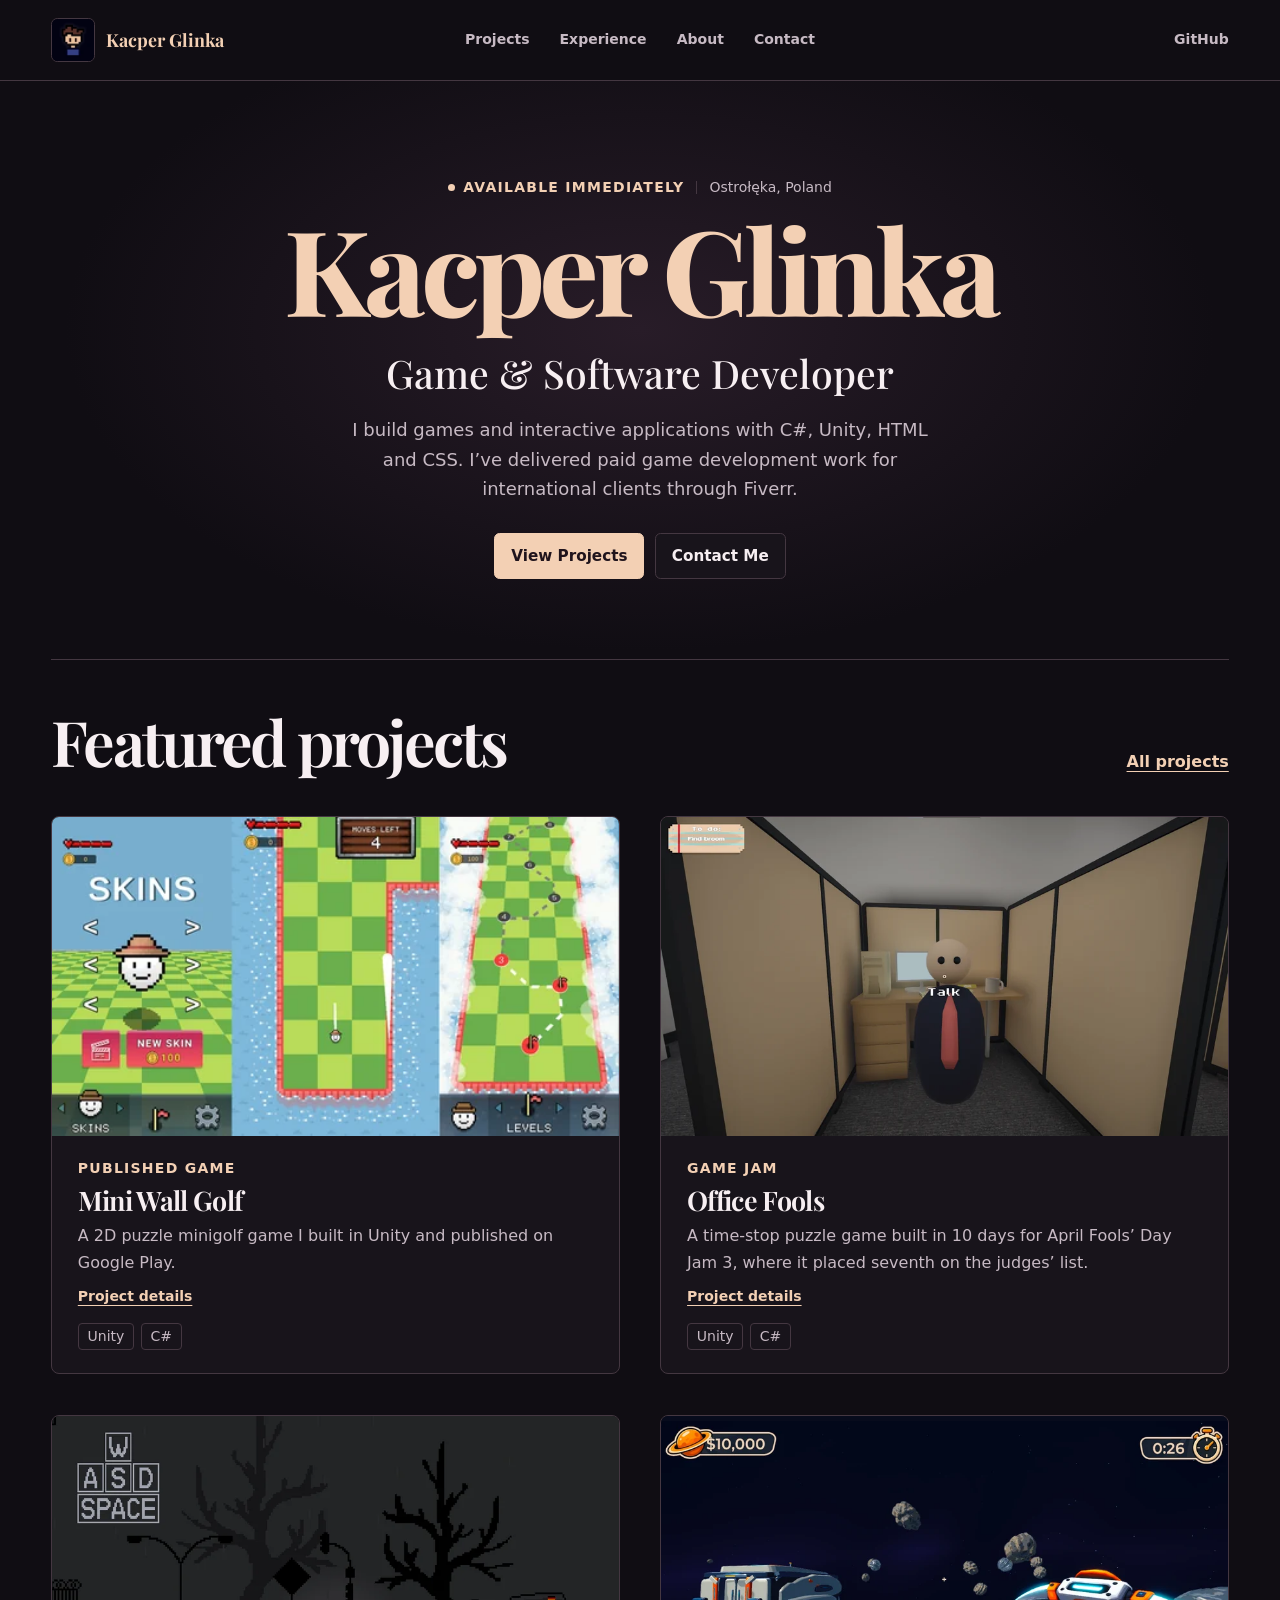
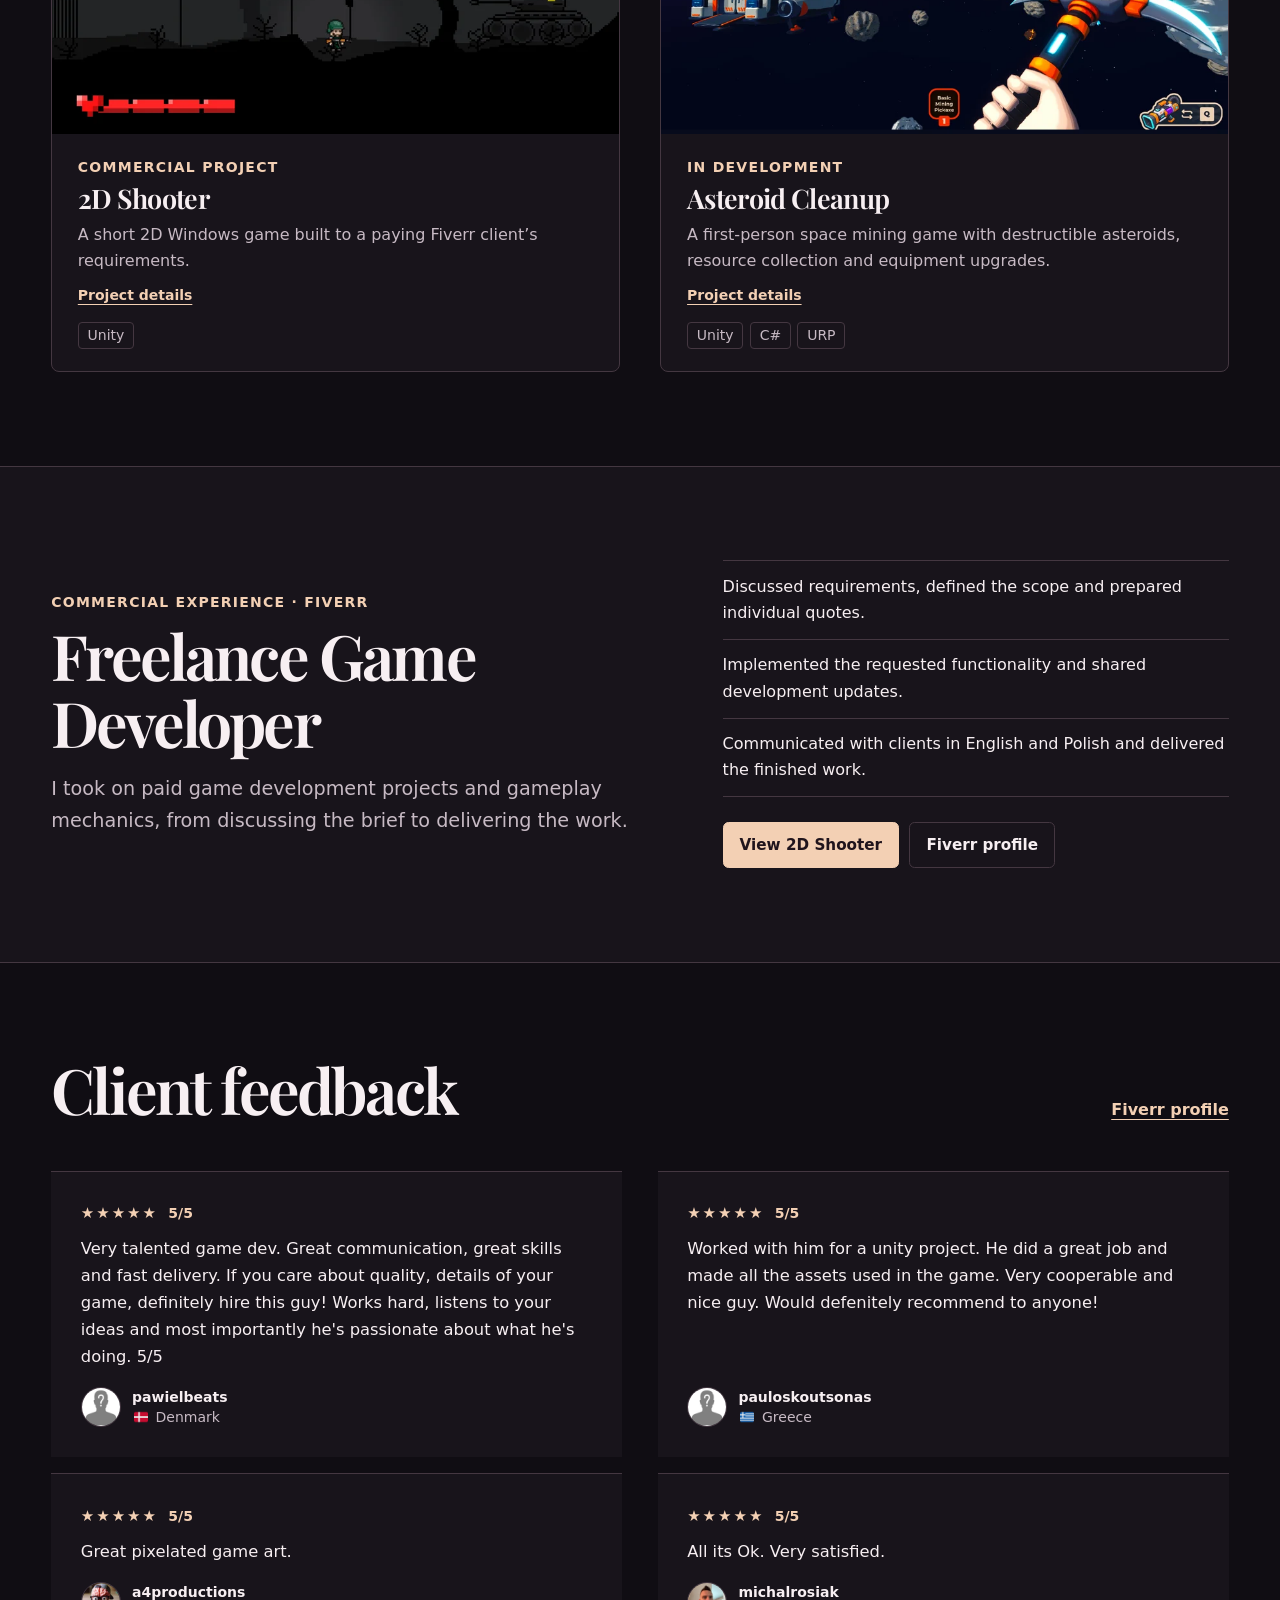
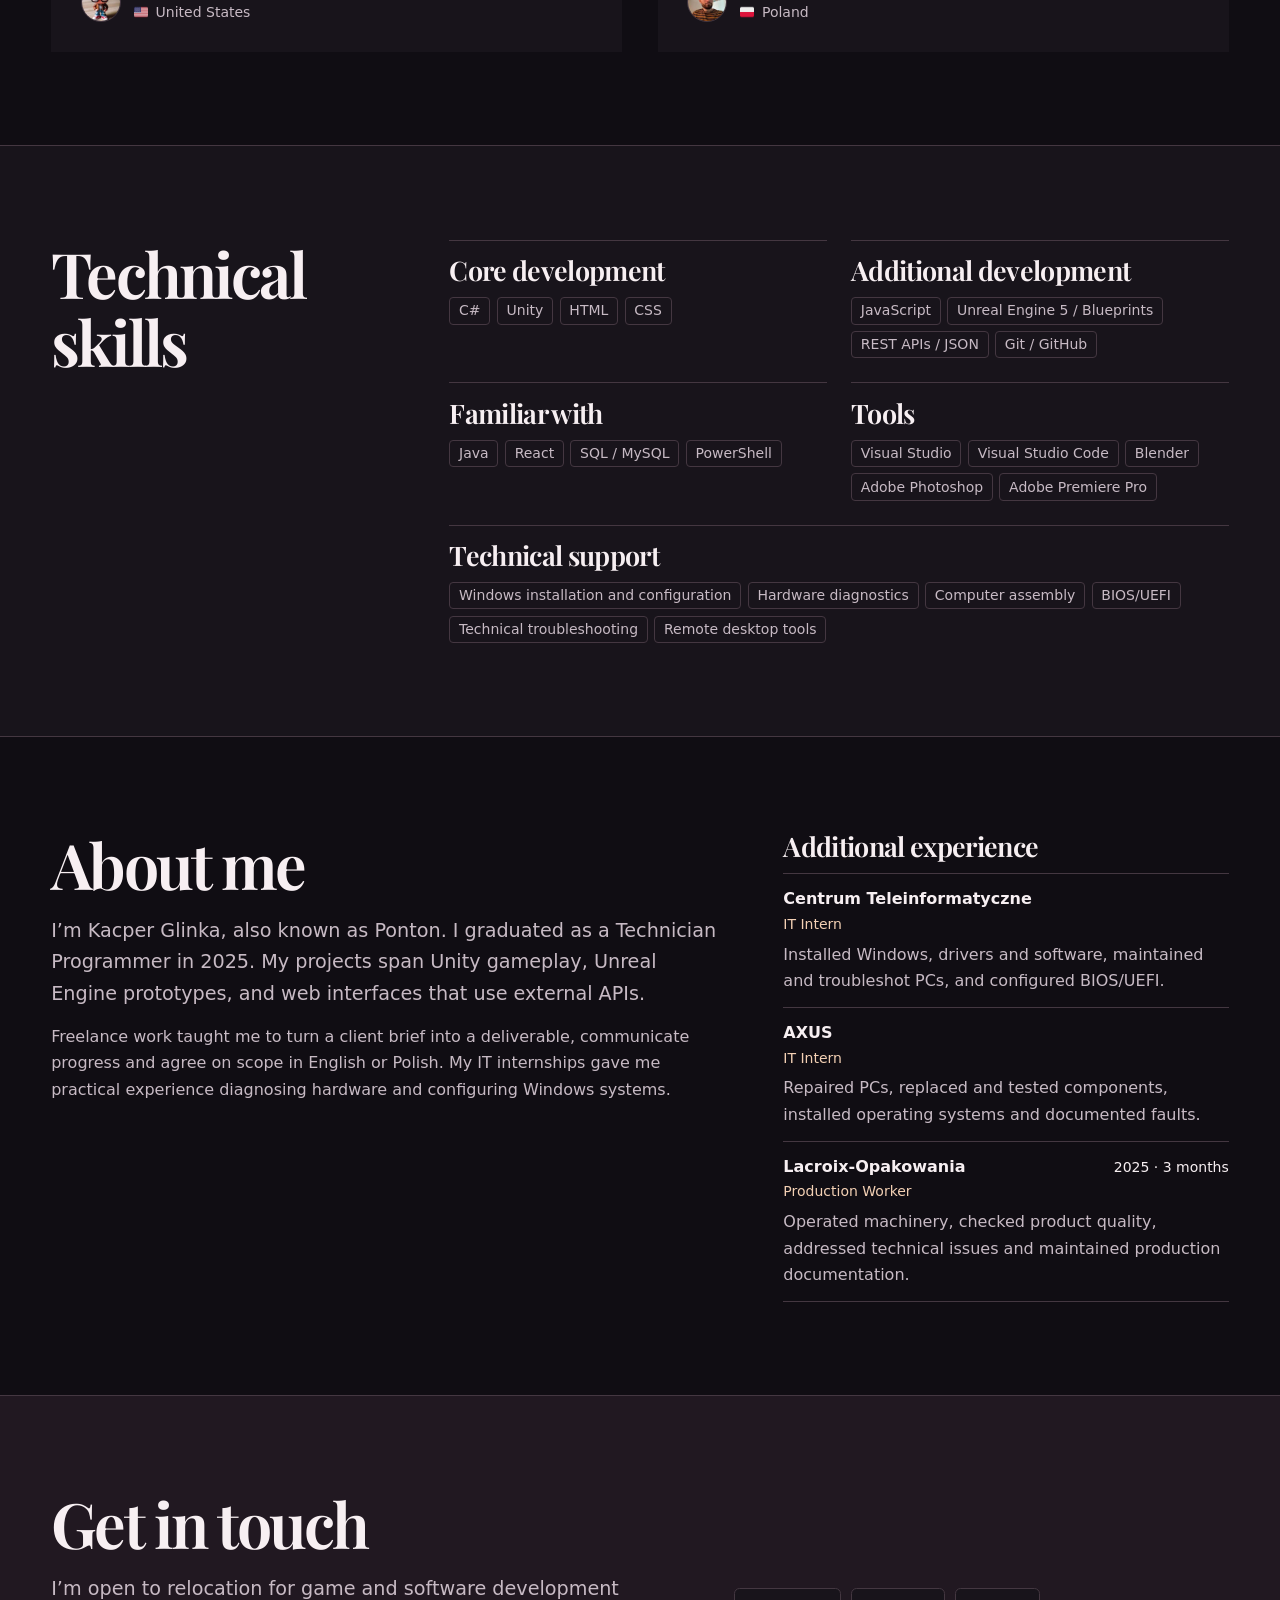
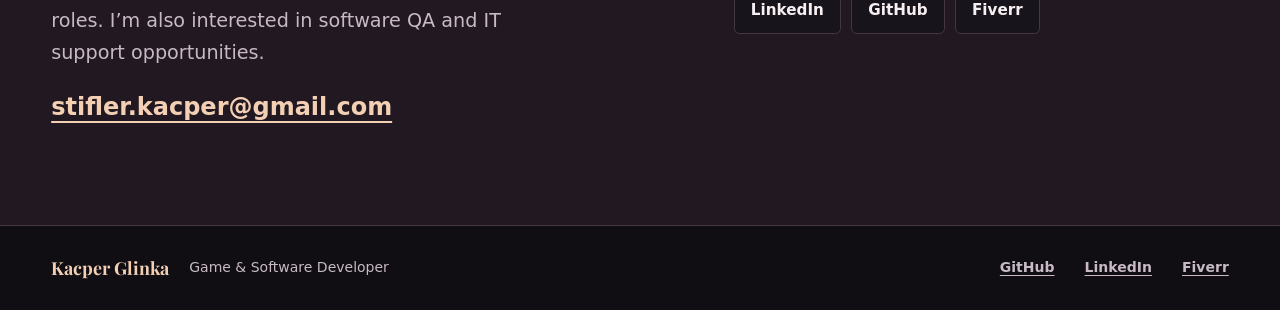
<file: index.html>
<!doctype html>
<!-- Generated by build.mjs. Edit index.template.html or portfolio.mjs. -->
<html lang="en">
<head>
    <meta charset="utf-8">
    <meta name="viewport" content="width=device-width, initial-scale=1">
    <title>Kacper Glinka | Game &amp; Software Developer</title>
    <meta name="description" content="Kacper Glinka is a game and software developer in Poland. Explore Unity and C# games, Unreal Engine prototypes, web applications and commercial Fiverr work.">
    <meta name="theme-color" content="#100d13">
    <link rel="canonical" href="https://kacperglinka.com/">
    <meta property="og:type" content="website">
    <meta property="og:site_name" content="Kacper Glinka">
    <meta property="og:title" content="Kacper Glinka | Game &amp; Software Developer">
    <meta property="og:description" content="Kacper Glinka is a game and software developer in Poland. Explore Unity and C# games, Unreal Engine prototypes, web applications and commercial Fiverr work.">
    <meta property="og:url" content="https://kacperglinka.com/">
    <meta property="og:image" content="https://kacperglinka.com/assets/media/social.jpg">
    <meta property="og:image:width" content="1200">
    <meta property="og:image:height" content="630">
    <meta property="og:image:alt" content="Kacper Glinka | Game &amp; Software Developer with screenshots of Mini Wall Golf and Office Fools">
    <meta name="twitter:card" content="summary_large_image">
    <script type="application/ld+json">{"@context":"https://schema.org","@type":"ProfilePage","url":"https://kacperglinka.com/","mainEntity":{"@type":"Person","@id":"https://kacperglinka.com/#kacper","name":"Kacper Glinka","alternateName":"Ponton","jobTitle":"Game & Software Developer","url":"https://kacperglinka.com/","image":"https://kacperglinka.com/assets/media/avatar.webp","sameAs":["https://github.com/pontonx","https://www.linkedin.com/in/kacper-glinka-215a9123b/","https://www.fiverr.com/glnn__?source=gig_page"],"address":{"@type":"PostalAddress","addressLocality":"Ostrołęka","addressCountry":"PL"}}}</script>
    <link rel="icon" href="/assets/media/favicon.png" type="image/png" sizes="48x48">
    <link rel="preload" href="/assets/fonts/playfair-display.woff2" as="font" type="font/woff2" crossorigin>
    <link rel="stylesheet" href="/style.css">
    <script src="/JavaScript.js" defer></script>
</head>
<body>
    <a class="skip-link" href="#main">Skip to content</a>
    <header class="site-header" data-menu>
    <div class="wrap header-inner">
      <a class="brand" href="/" aria-current="page"><img src="/assets/media/avatar.webp" width="44" height="44" alt="">Kacper Glinka</a>
      <button class="menu-toggle" type="button" aria-expanded="false" aria-controls="site-nav" hidden>Menu</button>
      <nav class="site-nav" aria-label="Main navigation" id="site-nav">
        <a href="/projects/">Projects</a><a href="/#experience">Experience</a><a href="/#about">About</a><a href="/#contact">Contact</a>
      </nav>
      <a class="header-social" href="https://github.com/pontonx">GitHub</a>
    </div>
  </header>
    <main id="main" tabindex="-1">
        <section class="hero wrap" aria-labelledby="hero-title">
      <p class="eyebrow availability">Available immediately<span class="hero-location">Ostrołęka, Poland</span></p>
      <h1 id="hero-title">Kacper Glinka</h1>
      <p class="hero-role">Game &amp; Software Developer</p>
      <p class="hero-intro">I build games and interactive applications with C#, Unity, HTML and CSS. I’ve delivered paid game development work for international clients through Fiverr.</p>
      <div class="actions hero-actions"><a class="button button-primary" href="#projects">View Projects</a><a class="button button-secondary" href="#contact">Contact Me</a></div>
    </section>
    <section class="wrap section" id="projects" aria-labelledby="projects-title">
      <div class="section-heading"><h2 id="projects-title">Featured projects</h2><a class="text-link" href="/projects/">All projects</a></div>
      <div class="project-grid featured-grid"><article class="project-card" data-categories="game">
    <a class="project-link" href="/projects/mini-wall-golf/" aria-labelledby="mini-wall-golf-title mini-wall-golf-action">
      <div class="project-cover"><img src="/assets/media/mini-wall-golf-1440.webp" srcset="/assets/media/mini-wall-golf-480.webp 480w, /assets/media/mini-wall-golf-880.webp 880w, /assets/media/mini-wall-golf-1440.webp 1440w" sizes="(min-width: 1300px) 564px, (min-width: 720px) 46vw, calc(100vw - 36px)" width="1440" height="810" alt="Three Mini Wall Golf screens showing the skins menu and two puzzle courses"  fetchpriority="high"></div>
      <div class="project-copy">
        <p class="eyebrow card-label">Published game</p>
        <h3 id="mini-wall-golf-title">Mini Wall Golf</h3>
        <p>A 2D puzzle minigolf game I built in Unity and published on Google Play.</p>
        <span class="card-action" id="mini-wall-golf-action">Project details</span>
      </div>
    </a>
    <ul class="tags"><li>Unity</li><li>C#</li></ul>
  </article><article class="project-card" data-categories="game">
    <a class="project-link" href="/projects/office-fools/" aria-labelledby="office-fools-title office-fools-action">
      <div class="project-cover"><img src="/assets/media/office-fools-1440.webp" srcset="/assets/media/office-fools-480.webp 480w, /assets/media/office-fools-880.webp 880w, /assets/media/office-fools-1440.webp 1440w" sizes="(min-width: 1300px) 564px, (min-width: 720px) 46vw, calc(100vw - 36px)" width="1440" height="810" alt="First-person view of a coworker in an Office Fools cubicle with a talk prompt" ></div>
      <div class="project-copy">
        <p class="eyebrow card-label">Game jam</p>
        <h3 id="office-fools-title">Office Fools</h3>
        <p>A time-stop puzzle game built in 10 days for April Fools’ Day Jam 3, where it placed seventh on the judges’ list.</p>
        <span class="card-action" id="office-fools-action">Project details</span>
      </div>
    </a>
    <ul class="tags"><li>Unity</li><li>C#</li></ul>
  </article><article class="project-card" data-categories="game commercial">
    <a class="project-link" href="/projects/2d-shooter/" aria-labelledby="2d-shooter-title 2d-shooter-action">
      <div class="project-cover"><img src="/assets/media/2d-shooter-1440.webp" srcset="/assets/media/2d-shooter-480.webp 480w, /assets/media/2d-shooter-880.webp 880w, /assets/media/2d-shooter-1440.webp 1440w" sizes="(min-width: 1300px) 564px, (min-width: 720px) 46vw, calc(100vw - 36px)" width="1440" height="810" alt="2D Shooter gameplay in a dark pixel-art scene, with keyboard prompts and a health display" loading="lazy" decoding="async"></div>
      <div class="project-copy">
        <p class="eyebrow card-label">Commercial project</p>
        <h3 id="2d-shooter-title">2D Shooter</h3>
        <p>A short 2D Windows game built to a paying Fiverr client’s requirements.</p>
        <span class="card-action" id="2d-shooter-action">Project details</span>
      </div>
    </a>
    <ul class="tags"><li>Unity</li></ul>
  </article><article class="project-card" data-categories="game in-development">
    <a class="project-link" href="/projects/asteroid-cleanup/" aria-labelledby="asteroid-cleanup-title asteroid-cleanup-action">
      <div class="project-cover"><img src="/assets/media/asteroid-cleanup-1440.webp" srcset="/assets/media/asteroid-cleanup-480.webp 480w, /assets/media/asteroid-cleanup-880.webp 880w, /assets/media/asteroid-cleanup-1440.webp 1440w" sizes="(min-width: 1300px) 564px, (min-width: 720px) 46vw, calc(100vw - 36px)" width="1440" height="810" alt="First-person view of a mining pickaxe, a spacecraft and asteroids, with the in-game HUD visible" loading="lazy" decoding="async"></div>
      <div class="project-copy">
        <p class="eyebrow card-label">In development</p>
        <h3 id="asteroid-cleanup-title">Asteroid Cleanup</h3>
        <p>A first-person space mining game with destructible asteroids, resource collection and equipment upgrades.</p>
        <span class="card-action" id="asteroid-cleanup-action">Project details</span>
      </div>
    </a>
    <ul class="tags"><li>Unity</li><li>C#</li><li>URP</li></ul>
  </article></div>
    </section>
    <section class="section band" id="experience" aria-labelledby="experience-title"><div class="wrap freelance-grid">
      <div><p class="eyebrow">Commercial experience · Fiverr</p>
        <h2 id="experience-title">Freelance Game Developer</h2>
        <p class="section-intro">I took on paid game development projects and gameplay mechanics, from discussing the brief to delivering the work.</p>
      </div>
      <div>
        <ul class="list-lines"><li>Discussed requirements, defined the scope and prepared individual quotes.</li><li>Implemented the requested functionality and shared development updates.</li><li>Communicated with clients in English and Polish and delivered the finished work.</li></ul>
        <div class="actions"><a class="button button-primary" href="/projects/2d-shooter/">View 2D Shooter</a><a class="button button-secondary" href="https://www.fiverr.com/glnn__?source=gig_page">Fiverr profile</a></div>
      </div>
    </div></section>
    <section class="wrap section" id="testimonials" aria-labelledby="testimonials-title">
      <div class="section-heading"><h2 id="testimonials-title">Client feedback</h2><a class="text-link" href="https://www.fiverr.com/glnn__?source=gig_page">Fiverr profile</a></div>
      <div class="testimonial-grid"><figure class="review">
        <div class="rating"><span aria-hidden="true">★★★★★</span><span>5/5</span></div>
        <blockquote><p>Very talented game dev. Great communication, great skills and fast delivery. If you care about quality, details of your game, definitely hire this guy! Works hard, listens to your ideas and most importantly he&#39;s passionate about what he&#39;s doing. 5/5</p></blockquote>
        <figcaption>
          <span class="review-avatar"><img src="/assets/media/fiverr-avatar-default.webp" srcset="/assets/media/fiverr-avatar-default.webp 96w" sizes="40px" width="96" height="96" alt="" loading="lazy" decoding="async"></span>
          <div class="review-person">
            <strong>pawielbeats</strong>
            <span class="review-country"><img src="/assets/media/flag-denmark.png" srcset="/assets/media/flag-denmark.png 64w" sizes="18px" width="64" height="64" alt="" loading="lazy" decoding="async">Denmark</span>
          </div>
        </figcaption>
      </figure><figure class="review">
        <div class="rating"><span aria-hidden="true">★★★★★</span><span>5/5</span></div>
        <blockquote><p>Worked with him for a unity project. He did a great job and made all the assets used in the game. Very cooperable and nice guy. Would defenitely recommend to anyone!</p></blockquote>
        <figcaption>
          <span class="review-avatar"><img src="/assets/media/fiverr-avatar-default.webp" srcset="/assets/media/fiverr-avatar-default.webp 96w" sizes="40px" width="96" height="96" alt="" loading="lazy" decoding="async"></span>
          <div class="review-person">
            <strong>pauloskoutsonas</strong>
            <span class="review-country"><img src="/assets/media/flag-greece.png" srcset="/assets/media/flag-greece.png 64w" sizes="18px" width="64" height="64" alt="" loading="lazy" decoding="async">Greece</span>
          </div>
        </figcaption>
      </figure><figure class="review">
        <div class="rating"><span aria-hidden="true">★★★★★</span><span>5/5</span></div>
        <blockquote><p>Great pixelated game art.</p></blockquote>
        <figcaption>
          <span class="review-avatar"><img src="/assets/media/fiverr-avatar-a4productions.webp" srcset="/assets/media/fiverr-avatar-a4productions.webp 96w" sizes="40px" width="96" height="96" alt="" loading="lazy" decoding="async"></span>
          <div class="review-person">
            <strong>a4productions</strong>
            <span class="review-country"><img src="/assets/media/flag-united-states.png" srcset="/assets/media/flag-united-states.png 64w" sizes="18px" width="64" height="64" alt="" loading="lazy" decoding="async">United States</span>
          </div>
        </figcaption>
      </figure><figure class="review">
        <div class="rating"><span aria-hidden="true">★★★★★</span><span>5/5</span></div>
        <blockquote><p>All its Ok. Very satisfied.</p></blockquote>
        <figcaption>
          <span class="review-avatar"><img src="/assets/media/fiverr-avatar-michalrosiak.webp" srcset="/assets/media/fiverr-avatar-michalrosiak.webp 96w" sizes="40px" width="96" height="96" alt="" loading="lazy" decoding="async"></span>
          <div class="review-person">
            <strong>michalrosiak</strong>
            <span class="review-country"><img src="/assets/media/flag-poland.png" srcset="/assets/media/flag-poland.png 64w" sizes="18px" width="64" height="64" alt="" loading="lazy" decoding="async">Poland</span>
          </div>
        </figcaption>
      </figure></div>
    </section>
    <section class="section band" id="skills" aria-labelledby="skills-title"><div class="wrap skills-layout">
      <h2 id="skills-title">Technical skills</h2>
      <div class="skill-groups"><section><h3>Core development</h3><ul class="tags"><li>C#</li><li>Unity</li><li>HTML</li><li>CSS</li></ul></section><section><h3>Additional development</h3><ul class="tags"><li>JavaScript</li><li>Unreal Engine 5 / Blueprints</li><li>REST APIs / JSON</li><li>Git / GitHub</li></ul></section><section><h3>Familiar with</h3><ul class="tags"><li>Java</li><li>React</li><li>SQL / MySQL</li><li>PowerShell</li></ul></section><section><h3>Tools</h3><ul class="tags"><li>Visual Studio</li><li>Visual Studio Code</li><li>Blender</li><li>Adobe Photoshop</li><li>Adobe Premiere Pro</li></ul></section><section><h3>Technical support</h3><ul class="tags"><li>Windows installation and configuration</li><li>Hardware diagnostics</li><li>Computer assembly</li><li>BIOS/UEFI</li><li>Technical troubleshooting</li><li>Remote desktop tools</li></ul></section></div>
    </div></section>
    <section class="wrap section about-grid" id="about" aria-labelledby="about-title">
      <div><h2 id="about-title">About me</h2><p class="section-intro">I’m Kacper Glinka, also known as Ponton. I graduated as a Technician Programmer in 2025. My projects span Unity gameplay, Unreal Engine prototypes, and web interfaces that use external APIs.</p><p>Freelance work taught me to turn a client brief into a deliverable, communicate progress and agree on scope in English or Polish. My IT internships gave me practical experience diagnosing hardware and configuring Windows systems.</p></div>
      <div class="work-history"><h3>Additional experience</h3><ul class="list-lines"><li><div class="job-title"><strong>Centrum Teleinformatyczne</strong></div><p class="job-role">IT Intern</p><p>Installed Windows, drivers and software, maintained and troubleshot PCs, and configured BIOS/UEFI.</p></li><li><div class="job-title"><strong>AXUS</strong></div><p class="job-role">IT Intern</p><p>Repaired PCs, replaced and tested components, installed operating systems and documented faults.</p></li><li><div class="job-title"><strong>Lacroix-Opakowania</strong><span>2025 · 3 months</span></div><p class="job-role">Production Worker</p><p>Operated machinery, checked product quality, addressed technical issues and maintained production documentation.</p></li></ul></div>
    </section>
    <section class="section contact-section" id="contact" aria-labelledby="contact-title"><div class="wrap contact-grid">
      <div><h2 id="contact-title">Get in touch</h2><p class="section-intro">I’m open to relocation for game and software development roles. I’m also interested in software QA and IT support opportunities.</p><a class="email-link" href="mailto:stifler.kacper@gmail.com">stifler.kacper@gmail.com</a></div>
      <div class="contact-links"><div class="actions"><a class="button button-secondary" href="https://www.linkedin.com/in/kacper-glinka-215a9123b/">LinkedIn</a><a class="button button-secondary" href="https://github.com/pontonx">GitHub</a><a class="button button-secondary" href="https://www.fiverr.com/glnn__?source=gig_page">Fiverr</a></div>

      </div>
    </div></section>
    </main>
    <footer class="site-footer"><div class="wrap footer-inner">
    <a class="brand" href="/">Kacper Glinka</a>
    <p>Game &amp; Software Developer</p>
    <nav aria-label="Social links"><a class="text-link" href="https://github.com/pontonx">GitHub</a><a class="text-link" href="https://www.linkedin.com/in/kacper-glinka-215a9123b/">LinkedIn</a><a class="text-link" href="https://www.fiverr.com/glnn__?source=gig_page">Fiverr</a></nav>
  </div></footer>
</body>
</html>
</file>
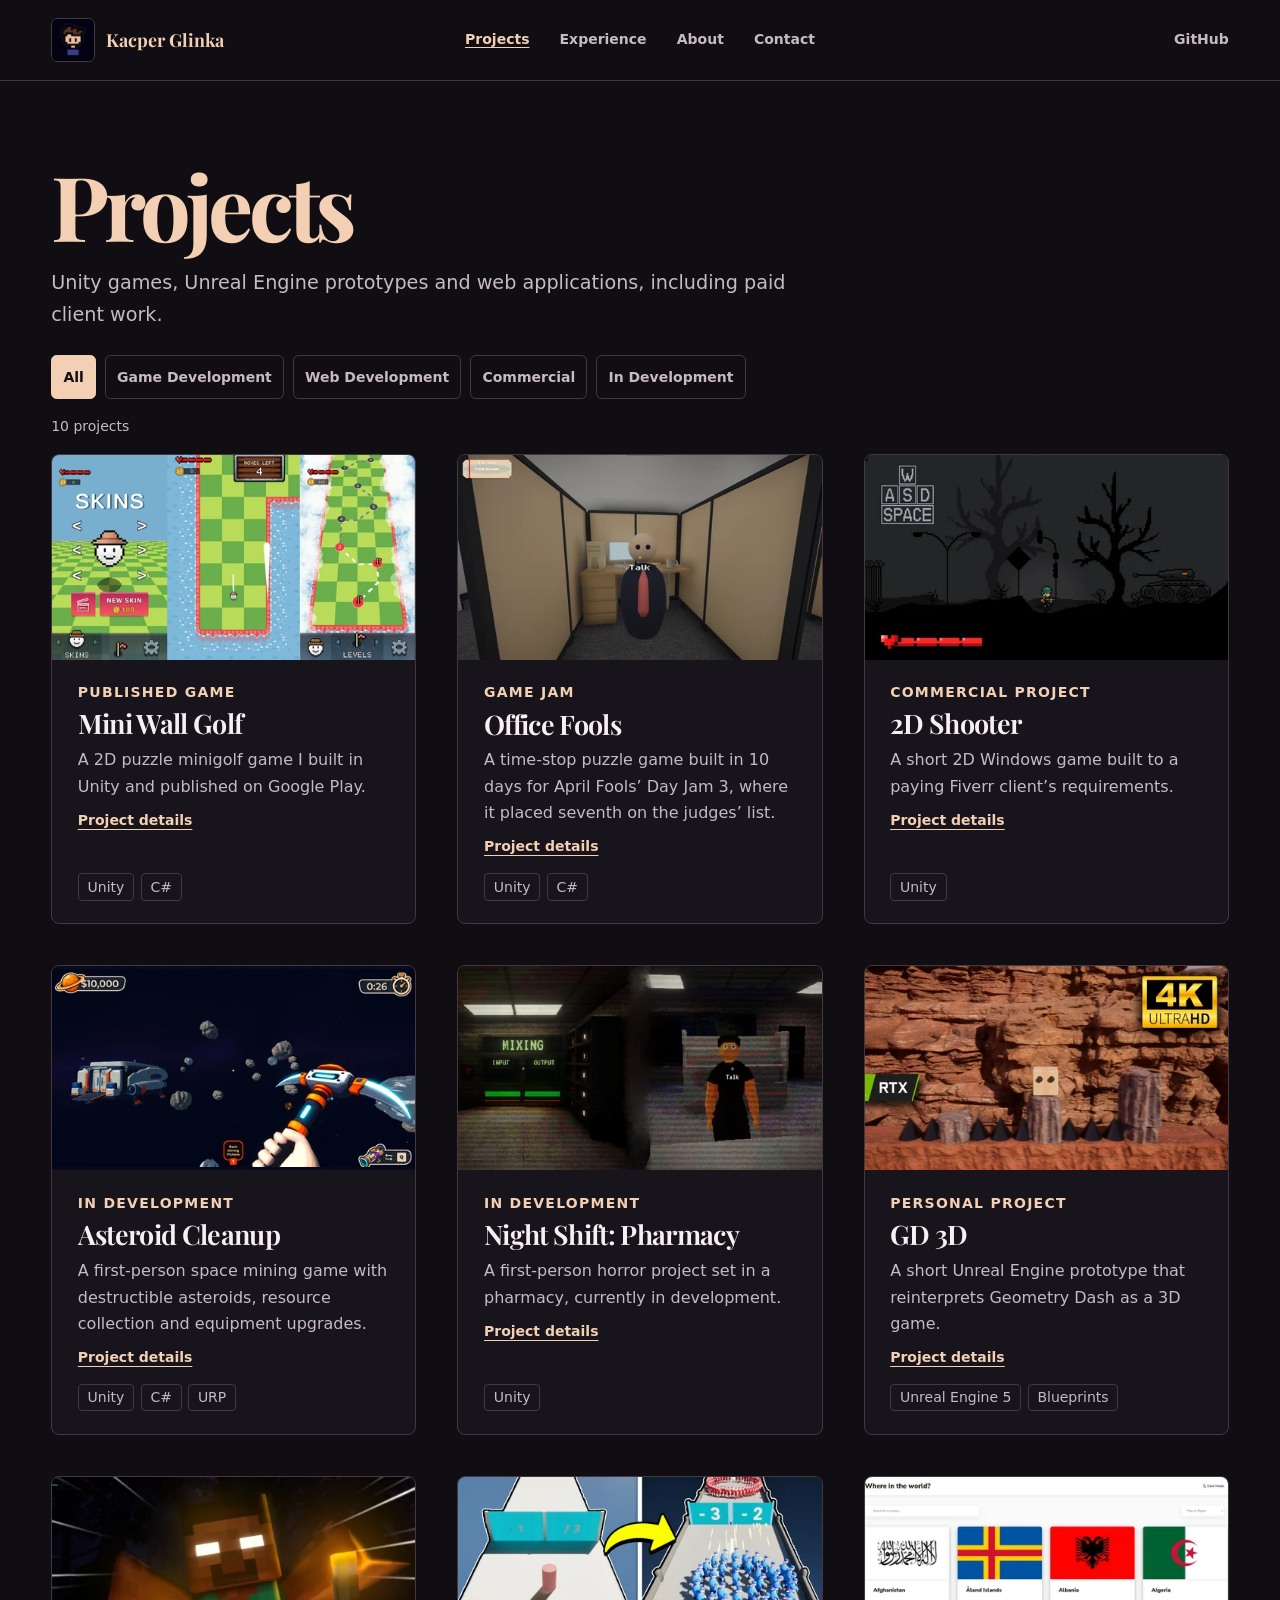
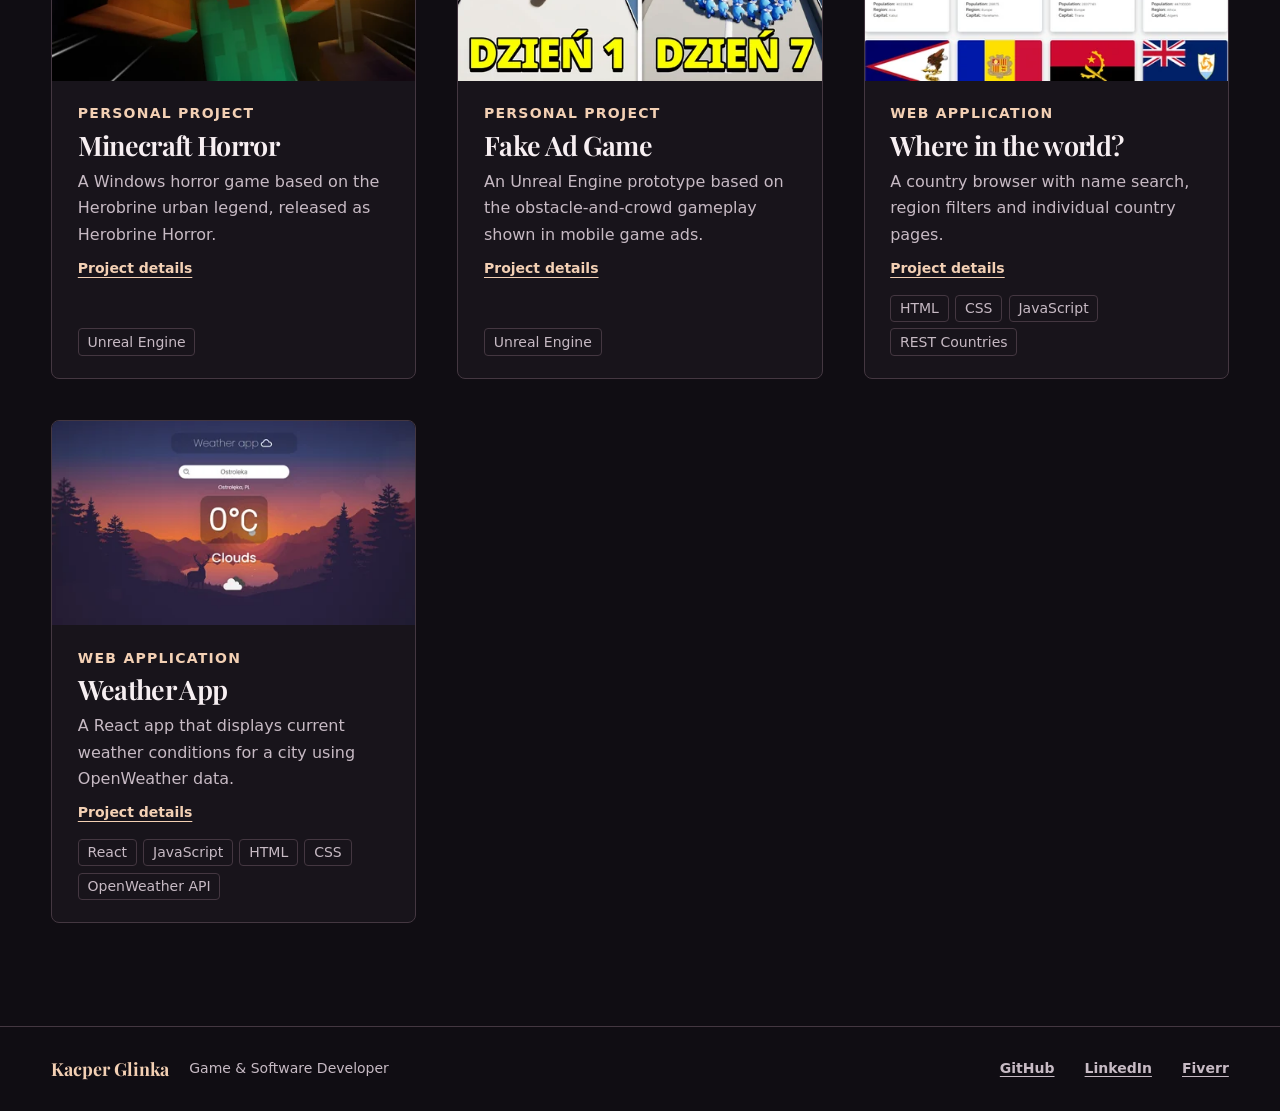
<file: projects/index.html>
<!doctype html>
<!-- Generated by build.mjs. Edit index.template.html or portfolio.mjs. -->
<html lang="en">
<head>
    <meta charset="utf-8">
    <meta name="viewport" content="width=device-width, initial-scale=1">
    <title>Projects | Kacper Glinka</title>
    <meta name="description" content="Explore Unity games, Unreal Engine prototypes, commercial game development and web applications by Kacper Glinka.">
    <meta name="theme-color" content="#100d13">
    <link rel="canonical" href="https://kacperglinka.com/projects/">
    <meta property="og:type" content="website">
    <meta property="og:site_name" content="Kacper Glinka">
    <meta property="og:title" content="Projects | Kacper Glinka">
    <meta property="og:description" content="Explore Unity games, Unreal Engine prototypes, commercial game development and web applications by Kacper Glinka.">
    <meta property="og:url" content="https://kacperglinka.com/projects/">
    <meta property="og:image" content="https://kacperglinka.com/assets/media/social.jpg">
    <meta property="og:image:width" content="1200">
    <meta property="og:image:height" content="630">
    <meta property="og:image:alt" content="Kacper Glinka | Game &amp; Software Developer with screenshots of Mini Wall Golf and Office Fools">
    <meta name="twitter:card" content="summary_large_image">

    <link rel="icon" href="/assets/media/favicon.png" type="image/png" sizes="48x48">
    <link rel="preload" href="/assets/fonts/playfair-display.woff2" as="font" type="font/woff2" crossorigin>
    <link rel="stylesheet" href="/style.css">
    <script src="/JavaScript.js" defer></script>
</head>
<body>
    <a class="skip-link" href="#main">Skip to content</a>
    <header class="site-header" data-menu>
    <div class="wrap header-inner">
      <a class="brand" href="/"><img src="/assets/media/avatar.webp" width="44" height="44" alt="">Kacper Glinka</a>
      <button class="menu-toggle" type="button" aria-expanded="false" aria-controls="site-nav" hidden>Menu</button>
      <nav class="site-nav" aria-label="Main navigation" id="site-nav">
        <a href="/projects/" aria-current="page">Projects</a><a href="/#experience">Experience</a><a href="/#about">About</a><a href="/#contact">Contact</a>
      </nav>
      <a class="header-social" href="https://github.com/pontonx">GitHub</a>
    </div>
  </header>
    <main id="main" tabindex="-1">
        <section class="wrap page-section" aria-labelledby="collection-title" data-collection>
    <h1 class="page-title" id="collection-title">Projects</h1>
    <p class="section-intro">Unity games, Unreal Engine prototypes and web applications, including paid client work.</p>
    <fieldset class="filters" hidden><legend class="sr-only">Filter projects</legend><div class="filter-options">
    <label><input type="radio" name="project-filter" value="all" checked><span>All</span></label>
    <label><input type="radio" name="project-filter" value="game"><span>Game Development</span></label><label><input type="radio" name="project-filter" value="web"><span>Web Development</span></label><label><input type="radio" name="project-filter" value="commercial"><span>Commercial</span></label><label><input type="radio" name="project-filter" value="in-development"><span>In Development</span></label>
  </div></fieldset>
    <p class="results-count" role="status">10 projects</p>
    <div class="project-grid collection-grid"><article class="project-card" data-categories="game">
    <a class="project-link" href="/projects/mini-wall-golf/" aria-labelledby="mini-wall-golf-title mini-wall-golf-action">
      <div class="project-cover"><img src="/assets/media/mini-wall-golf-1440.webp" srcset="/assets/media/mini-wall-golf-480.webp 480w, /assets/media/mini-wall-golf-880.webp 880w, /assets/media/mini-wall-golf-1440.webp 1440w" sizes="(min-width: 1300px) 365px, (min-width: 1050px) 29vw, (min-width: 640px) 46vw, calc(100vw - 36px)" width="1440" height="810" alt="Three Mini Wall Golf screens showing the skins menu and two puzzle courses"  fetchpriority="high"></div>
      <div class="project-copy">
        <p class="eyebrow card-label">Published game</p>
        <h3 id="mini-wall-golf-title">Mini Wall Golf</h3>
        <p>A 2D puzzle minigolf game I built in Unity and published on Google Play.</p>
        <span class="card-action" id="mini-wall-golf-action">Project details</span>
      </div>
    </a>
    <ul class="tags"><li>Unity</li><li>C#</li></ul>
  </article><article class="project-card" data-categories="game">
    <a class="project-link" href="/projects/office-fools/" aria-labelledby="office-fools-title office-fools-action">
      <div class="project-cover"><img src="/assets/media/office-fools-1440.webp" srcset="/assets/media/office-fools-480.webp 480w, /assets/media/office-fools-880.webp 880w, /assets/media/office-fools-1440.webp 1440w" sizes="(min-width: 1300px) 365px, (min-width: 1050px) 29vw, (min-width: 640px) 46vw, calc(100vw - 36px)" width="1440" height="810" alt="First-person view of a coworker in an Office Fools cubicle with a talk prompt" ></div>
      <div class="project-copy">
        <p class="eyebrow card-label">Game jam</p>
        <h3 id="office-fools-title">Office Fools</h3>
        <p>A time-stop puzzle game built in 10 days for April Fools’ Day Jam 3, where it placed seventh on the judges’ list.</p>
        <span class="card-action" id="office-fools-action">Project details</span>
      </div>
    </a>
    <ul class="tags"><li>Unity</li><li>C#</li></ul>
  </article><article class="project-card" data-categories="game commercial">
    <a class="project-link" href="/projects/2d-shooter/" aria-labelledby="2d-shooter-title 2d-shooter-action">
      <div class="project-cover"><img src="/assets/media/2d-shooter-1440.webp" srcset="/assets/media/2d-shooter-480.webp 480w, /assets/media/2d-shooter-880.webp 880w, /assets/media/2d-shooter-1440.webp 1440w" sizes="(min-width: 1300px) 365px, (min-width: 1050px) 29vw, (min-width: 640px) 46vw, calc(100vw - 36px)" width="1440" height="810" alt="2D Shooter gameplay in a dark pixel-art scene, with keyboard prompts and a health display" ></div>
      <div class="project-copy">
        <p class="eyebrow card-label">Commercial project</p>
        <h3 id="2d-shooter-title">2D Shooter</h3>
        <p>A short 2D Windows game built to a paying Fiverr client’s requirements.</p>
        <span class="card-action" id="2d-shooter-action">Project details</span>
      </div>
    </a>
    <ul class="tags"><li>Unity</li></ul>
  </article><article class="project-card" data-categories="game in-development">
    <a class="project-link" href="/projects/asteroid-cleanup/" aria-labelledby="asteroid-cleanup-title asteroid-cleanup-action">
      <div class="project-cover"><img src="/assets/media/asteroid-cleanup-1440.webp" srcset="/assets/media/asteroid-cleanup-480.webp 480w, /assets/media/asteroid-cleanup-880.webp 880w, /assets/media/asteroid-cleanup-1440.webp 1440w" sizes="(min-width: 1300px) 365px, (min-width: 1050px) 29vw, (min-width: 640px) 46vw, calc(100vw - 36px)" width="1440" height="810" alt="First-person view of a mining pickaxe, a spacecraft and asteroids, with the in-game HUD visible" loading="lazy" decoding="async"></div>
      <div class="project-copy">
        <p class="eyebrow card-label">In development</p>
        <h3 id="asteroid-cleanup-title">Asteroid Cleanup</h3>
        <p>A first-person space mining game with destructible asteroids, resource collection and equipment upgrades.</p>
        <span class="card-action" id="asteroid-cleanup-action">Project details</span>
      </div>
    </a>
    <ul class="tags"><li>Unity</li><li>C#</li><li>URP</li></ul>
  </article><article class="project-card" data-categories="game in-development">
    <a class="project-link" href="/projects/night-shift-pharmacy/" aria-labelledby="night-shift-pharmacy-title night-shift-pharmacy-action">
      <div class="project-cover"><img src="/assets/media/night-shift-pharmacy-1440.webp" srcset="/assets/media/night-shift-pharmacy-480.webp 480w, /assets/media/night-shift-pharmacy-880.webp 880w, /assets/media/night-shift-pharmacy-1440.webp 1440w" sizes="(min-width: 1300px) 365px, (min-width: 1050px) 29vw, (min-width: 640px) 46vw, calc(100vw - 36px)" width="1440" height="810" alt="An earlier Pharmacy build with a customer at the counter and a mixing station" loading="lazy" decoding="async"></div>
      <div class="project-copy">
        <p class="eyebrow card-label">In development</p>
        <h3 id="night-shift-pharmacy-title">Night Shift: Pharmacy</h3>
        <p>A first-person horror project set in a pharmacy, currently in development.</p>
        <span class="card-action" id="night-shift-pharmacy-action">Project details</span>
      </div>
    </a>
    <ul class="tags"><li>Unity</li></ul>
  </article><article class="project-card" data-categories="game">
    <a class="project-link" href="/projects/gd-3d/" aria-labelledby="gd-3d-title gd-3d-action">
      <div class="project-cover"><img src="/assets/media/gd-3d-1440.webp" srcset="/assets/media/gd-3d-480.webp 480w, /assets/media/gd-3d-880.webp 880w, /assets/media/gd-3d-1440.webp 1440w" sizes="(min-width: 1300px) 365px, (min-width: 1050px) 29vw, (min-width: 640px) 46vw, calc(100vw - 36px)" width="1440" height="810" alt="GD 3D project art showing a block character in a rocky 3D environment" loading="lazy" decoding="async"></div>
      <div class="project-copy">
        <p class="eyebrow card-label">Personal project</p>
        <h3 id="gd-3d-title">GD 3D</h3>
        <p>A short Unreal Engine prototype that reinterprets Geometry Dash as a 3D game.</p>
        <span class="card-action" id="gd-3d-action">Project details</span>
      </div>
    </a>
    <ul class="tags"><li>Unreal Engine 5</li><li>Blueprints</li></ul>
  </article><article class="project-card" data-categories="game">
    <a class="project-link" href="/projects/minecraft-horror/" aria-labelledby="minecraft-horror-title minecraft-horror-action">
      <div class="project-cover"><img src="/assets/media/minecraft-horror-1440.webp" srcset="/assets/media/minecraft-horror-480.webp 480w, /assets/media/minecraft-horror-880.webp 880w, /assets/media/minecraft-horror-1440.webp 1440w" sizes="(min-width: 1300px) 365px, (min-width: 1050px) 29vw, (min-width: 640px) 46vw, calc(100vw - 36px)" width="1440" height="810" alt="Project art showing Herobrine with glowing eyes in a torch-lit Minecraft-inspired scene" loading="lazy" decoding="async"></div>
      <div class="project-copy">
        <p class="eyebrow card-label">Personal project</p>
        <h3 id="minecraft-horror-title">Minecraft Horror</h3>
        <p>A Windows horror game based on the Herobrine urban legend, released as Herobrine Horror.</p>
        <span class="card-action" id="minecraft-horror-action">Project details</span>
      </div>
    </a>
    <ul class="tags"><li>Unreal Engine</li></ul>
  </article><article class="project-card" data-categories="game">
    <a class="project-link" href="/projects/fake-ad-game/" aria-labelledby="fake-ad-game-title fake-ad-game-action">
      <div class="project-cover"><img src="/assets/media/fake-ad-game-1440.webp" srcset="/assets/media/fake-ad-game-480.webp 480w, /assets/media/fake-ad-game-880.webp 880w, /assets/media/fake-ad-game-1440.webp 1440w" sizes="(min-width: 1300px) 365px, (min-width: 1050px) 29vw, (min-width: 640px) 46vw, calc(100vw - 36px)" width="1440" height="810" alt="Early and later versions of the Fake Ad Game prototype, with numbered gates and a crowd of characters" loading="lazy" decoding="async"></div>
      <div class="project-copy">
        <p class="eyebrow card-label">Personal project</p>
        <h3 id="fake-ad-game-title">Fake Ad Game</h3>
        <p>An Unreal Engine prototype based on the obstacle-and-crowd gameplay shown in mobile game ads.</p>
        <span class="card-action" id="fake-ad-game-action">Project details</span>
      </div>
    </a>
    <ul class="tags"><li>Unreal Engine</li></ul>
  </article><article class="project-card" data-categories="web">
    <a class="project-link" href="/projects/where-in-the-world/" aria-labelledby="where-in-the-world-title where-in-the-world-action">
      <div class="project-cover"><img src="/assets/media/where-in-the-world-1440.webp" srcset="/assets/media/where-in-the-world-480.webp 480w, /assets/media/where-in-the-world-880.webp 880w, /assets/media/where-in-the-world-1440.webp 1440w" sizes="(min-width: 1300px) 365px, (min-width: 1050px) 29vw, (min-width: 640px) 46vw, calc(100vw - 36px)" width="1440" height="743" alt="Country browser showing search, a region filter and a grid of country flags" loading="lazy" decoding="async"></div>
      <div class="project-copy">
        <p class="eyebrow card-label">Web application</p>
        <h3 id="where-in-the-world-title">Where in the world?</h3>
        <p>A country browser with name search, region filters and individual country pages.</p>
        <span class="card-action" id="where-in-the-world-action">Project details</span>
      </div>
    </a>
    <ul class="tags"><li>HTML</li><li>CSS</li><li>JavaScript</li><li>REST Countries</li></ul>
  </article><article class="project-card" data-categories="web">
    <a class="project-link" href="/projects/weather-app/" aria-labelledby="weather-app-title weather-app-action">
      <div class="project-cover"><img src="/assets/media/weather-app-1440.webp" srcset="/assets/media/weather-app-480.webp 480w, /assets/media/weather-app-880.webp 880w, /assets/media/weather-app-1440.webp 1440w" sizes="(min-width: 1300px) 365px, (min-width: 1050px) 29vw, (min-width: 640px) 46vw, calc(100vw - 36px)" width="1440" height="743" alt="Weather App with a city search field, temperature and cloud conditions over a forest background" loading="lazy" decoding="async"></div>
      <div class="project-copy">
        <p class="eyebrow card-label">Web application</p>
        <h3 id="weather-app-title">Weather App</h3>
        <p>A React app that displays current weather conditions for a city using OpenWeather data.</p>
        <span class="card-action" id="weather-app-action">Project details</span>
      </div>
    </a>
    <ul class="tags"><li>React</li><li>JavaScript</li><li>HTML</li><li>CSS</li><li>OpenWeather API</li></ul>
  </article></div>
  </section>
    </main>
    <footer class="site-footer"><div class="wrap footer-inner">
    <a class="brand" href="/">Kacper Glinka</a>
    <p>Game &amp; Software Developer</p>
    <nav aria-label="Social links"><a class="text-link" href="https://github.com/pontonx">GitHub</a><a class="text-link" href="https://www.linkedin.com/in/kacper-glinka-215a9123b/">LinkedIn</a><a class="text-link" href="https://www.fiverr.com/glnn__?source=gig_page">Fiverr</a></nav>
  </div></footer>
</body>
</html>
</file>
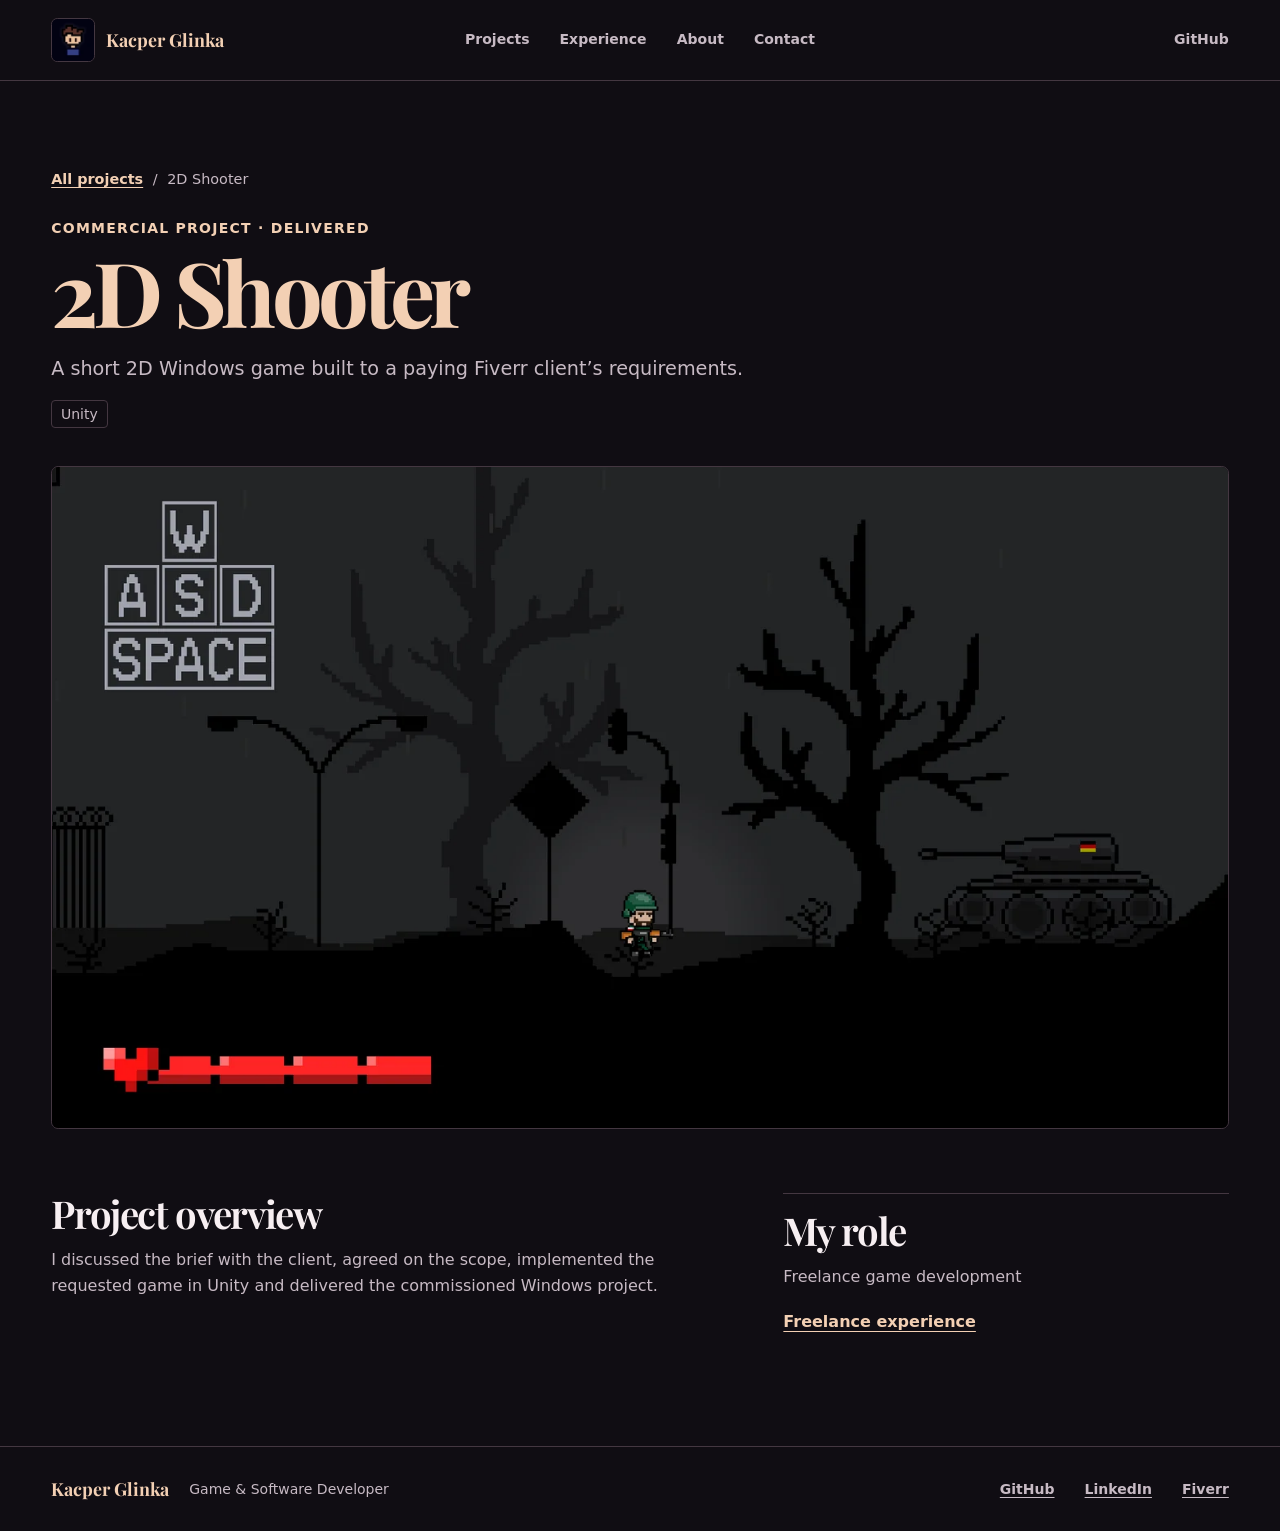
<file: projects/2d-shooter/index.html>
<!doctype html>
<!-- Generated by build.mjs. Edit index.template.html or portfolio.mjs. -->
<html lang="en">
<head>
    <meta charset="utf-8">
    <meta name="viewport" content="width=device-width, initial-scale=1">
    <title>2D Shooter | Kacper Glinka</title>
    <meta name="description" content="A short 2D Windows game built to a paying Fiverr client’s requirements.">
    <meta name="theme-color" content="#100d13">
    <link rel="canonical" href="https://kacperglinka.com/projects/2d-shooter/">
    <meta property="og:type" content="website">
    <meta property="og:site_name" content="Kacper Glinka">
    <meta property="og:title" content="2D Shooter | Kacper Glinka">
    <meta property="og:description" content="A short 2D Windows game built to a paying Fiverr client’s requirements.">
    <meta property="og:url" content="https://kacperglinka.com/projects/2d-shooter/">
    <meta property="og:image" content="https://kacperglinka.com/assets/media/2d-shooter-1440.webp">
    <meta property="og:image:width" content="1440">
    <meta property="og:image:height" content="810">
    <meta property="og:image:alt" content="2D Shooter gameplay in a dark pixel-art scene, with keyboard prompts and a health display">
    <meta name="twitter:card" content="summary_large_image">
    <script type="application/ld+json">{"@context":"https://schema.org","@type":"CreativeWork","name":"2D Shooter","description":"A short 2D Windows game built to a paying Fiverr client’s requirements.","url":"https://kacperglinka.com/projects/2d-shooter/","image":"https://kacperglinka.com/assets/media/2d-shooter-1440.webp","creator":{"@type":"Person","@id":"https://kacperglinka.com/#kacper","name":"Kacper Glinka"}}</script>
    <link rel="icon" href="/assets/media/favicon.png" type="image/png" sizes="48x48">
    <link rel="preload" href="/assets/fonts/playfair-display.woff2" as="font" type="font/woff2" crossorigin>
    <link rel="stylesheet" href="/style.css">
    <script src="/JavaScript.js" defer></script>
</head>
<body>
    <a class="skip-link" href="#main">Skip to content</a>
    <header class="site-header" data-menu>
    <div class="wrap header-inner">
      <a class="brand" href="/"><img src="/assets/media/avatar.webp" width="44" height="44" alt="">Kacper Glinka</a>
      <button class="menu-toggle" type="button" aria-expanded="false" aria-controls="site-nav" hidden>Menu</button>
      <nav class="site-nav" aria-label="Main navigation" id="site-nav">
        <a href="/projects/">Projects</a><a href="/#experience">Experience</a><a href="/#about">About</a><a href="/#contact">Contact</a>
      </nav>
      <a class="header-social" href="https://github.com/pontonx">GitHub</a>
    </div>
  </header>
    <main id="main" tabindex="-1">
        <article class="wrap page-section project-detail">
      <nav class="breadcrumb" aria-label="Breadcrumb"><a class="text-link" href="/projects/">All projects</a><span aria-hidden="true">/</span><span aria-current="page">2D Shooter</span></nav>
      <header class="detail-header">
        <p class="eyebrow">Commercial project · Delivered</p>
        <h1 class="page-title">2D Shooter</h1>
        <p class="section-intro">A short 2D Windows game built to a paying Fiverr client’s requirements.</p>
        <ul class="tags"><li>Unity</li></ul>
      </header>
      <figure class="media-figure"><img src="/assets/media/2d-shooter-1440.webp" srcset="/assets/media/2d-shooter-480.webp 480w, /assets/media/2d-shooter-880.webp 880w, /assets/media/2d-shooter-1440.webp 1440w" sizes="(min-width: 1300px) 1180px, calc(100vw - 36px)" width="1440" height="810" alt="2D Shooter gameplay in a dark pixel-art scene, with keyboard prompts and a health display"  fetchpriority="high"></figure>
      <div class="detail-grid">
        <section aria-labelledby="project-overview"><h2 id="project-overview">Project overview</h2><p>I discussed the brief with the client, agreed on the scope, implemented the requested game in Unity and delivered the commissioned Windows project.</p></section>
        <aside class="detail-aside"><h2>My role</h2><p>Freelance game development</p><a class="text-link" href="/#experience">Freelance experience</a></aside>
      </div>


    </article>
    </main>
    <footer class="site-footer"><div class="wrap footer-inner">
    <a class="brand" href="/">Kacper Glinka</a>
    <p>Game &amp; Software Developer</p>
    <nav aria-label="Social links"><a class="text-link" href="https://github.com/pontonx">GitHub</a><a class="text-link" href="https://www.linkedin.com/in/kacper-glinka-215a9123b/">LinkedIn</a><a class="text-link" href="https://www.fiverr.com/glnn__?source=gig_page">Fiverr</a></nav>
  </div></footer>
</body>
</html>
</file>
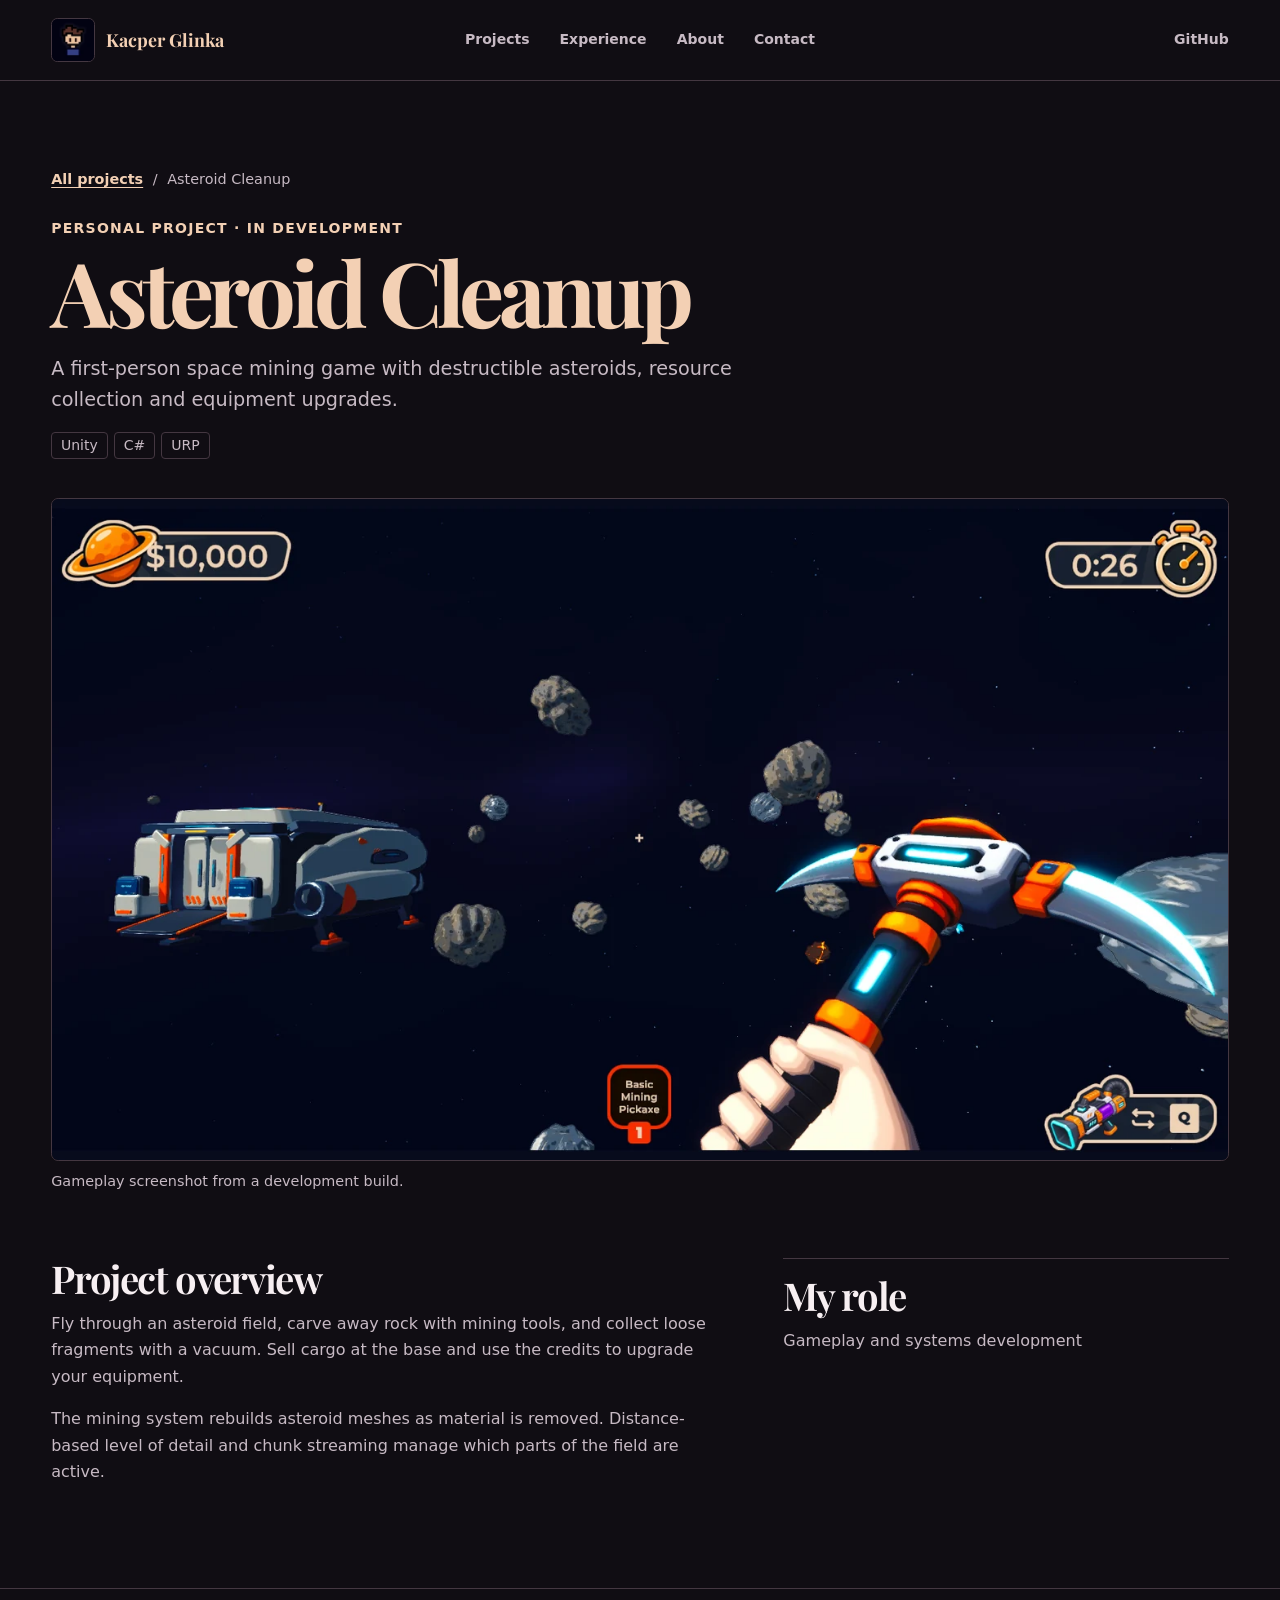
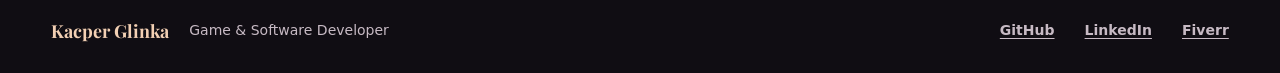
<file: projects/asteroid-cleanup/index.html>
<!doctype html>
<!-- Generated by build.mjs. Edit index.template.html or portfolio.mjs. -->
<html lang="en">
<head>
    <meta charset="utf-8">
    <meta name="viewport" content="width=device-width, initial-scale=1">
    <title>Asteroid Cleanup | Kacper Glinka</title>
    <meta name="description" content="A first-person space mining game with destructible asteroids, resource collection and equipment upgrades.">
    <meta name="theme-color" content="#100d13">
    <link rel="canonical" href="https://kacperglinka.com/projects/asteroid-cleanup/">
    <meta property="og:type" content="website">
    <meta property="og:site_name" content="Kacper Glinka">
    <meta property="og:title" content="Asteroid Cleanup | Kacper Glinka">
    <meta property="og:description" content="A first-person space mining game with destructible asteroids, resource collection and equipment upgrades.">
    <meta property="og:url" content="https://kacperglinka.com/projects/asteroid-cleanup/">
    <meta property="og:image" content="https://kacperglinka.com/assets/media/asteroid-cleanup-1440.webp">
    <meta property="og:image:width" content="1440">
    <meta property="og:image:height" content="810">
    <meta property="og:image:alt" content="First-person view of a mining pickaxe, a spacecraft and asteroids, with the in-game HUD visible">
    <meta name="twitter:card" content="summary_large_image">
    <script type="application/ld+json">{"@context":"https://schema.org","@type":"CreativeWork","name":"Asteroid Cleanup","description":"A first-person space mining game with destructible asteroids, resource collection and equipment upgrades.","url":"https://kacperglinka.com/projects/asteroid-cleanup/","image":"https://kacperglinka.com/assets/media/asteroid-cleanup-1440.webp","creator":{"@type":"Person","@id":"https://kacperglinka.com/#kacper","name":"Kacper Glinka"}}</script>
    <link rel="icon" href="/assets/media/favicon.png" type="image/png" sizes="48x48">
    <link rel="preload" href="/assets/fonts/playfair-display.woff2" as="font" type="font/woff2" crossorigin>
    <link rel="stylesheet" href="/style.css">
    <script src="/JavaScript.js" defer></script>
</head>
<body>
    <a class="skip-link" href="#main">Skip to content</a>
    <header class="site-header" data-menu>
    <div class="wrap header-inner">
      <a class="brand" href="/"><img src="/assets/media/avatar.webp" width="44" height="44" alt="">Kacper Glinka</a>
      <button class="menu-toggle" type="button" aria-expanded="false" aria-controls="site-nav" hidden>Menu</button>
      <nav class="site-nav" aria-label="Main navigation" id="site-nav">
        <a href="/projects/">Projects</a><a href="/#experience">Experience</a><a href="/#about">About</a><a href="/#contact">Contact</a>
      </nav>
      <a class="header-social" href="https://github.com/pontonx">GitHub</a>
    </div>
  </header>
    <main id="main" tabindex="-1">
        <article class="wrap page-section project-detail">
      <nav class="breadcrumb" aria-label="Breadcrumb"><a class="text-link" href="/projects/">All projects</a><span aria-hidden="true">/</span><span aria-current="page">Asteroid Cleanup</span></nav>
      <header class="detail-header">
        <p class="eyebrow">Personal project · In development</p>
        <h1 class="page-title">Asteroid Cleanup</h1>
        <p class="section-intro">A first-person space mining game with destructible asteroids, resource collection and equipment upgrades.</p>
        <ul class="tags"><li>Unity</li><li>C#</li><li>URP</li></ul>
      </header>
      <figure class="media-figure"><img src="/assets/media/asteroid-cleanup-1440.webp" srcset="/assets/media/asteroid-cleanup-480.webp 480w, /assets/media/asteroid-cleanup-880.webp 880w, /assets/media/asteroid-cleanup-1440.webp 1440w" sizes="(min-width: 1300px) 1180px, calc(100vw - 36px)" width="1440" height="810" alt="First-person view of a mining pickaxe, a spacecraft and asteroids, with the in-game HUD visible"  fetchpriority="high"><figcaption>Gameplay screenshot from a development build.</figcaption></figure>
      <div class="detail-grid">
        <section aria-labelledby="project-overview"><h2 id="project-overview">Project overview</h2><p>Fly through an asteroid field, carve away rock with mining tools, and collect loose fragments with a vacuum. Sell cargo at the base and use the credits to upgrade your equipment.</p><p>The mining system rebuilds asteroid meshes as material is removed. Distance-based level of detail and chunk streaming manage which parts of the field are active.</p></section>
        <aside class="detail-aside"><h2>My role</h2><p>Gameplay and systems development</p></aside>
      </div>


    </article>
    </main>
    <footer class="site-footer"><div class="wrap footer-inner">
    <a class="brand" href="/">Kacper Glinka</a>
    <p>Game &amp; Software Developer</p>
    <nav aria-label="Social links"><a class="text-link" href="https://github.com/pontonx">GitHub</a><a class="text-link" href="https://www.linkedin.com/in/kacper-glinka-215a9123b/">LinkedIn</a><a class="text-link" href="https://www.fiverr.com/glnn__?source=gig_page">Fiverr</a></nav>
  </div></footer>
</body>
</html>
</file>
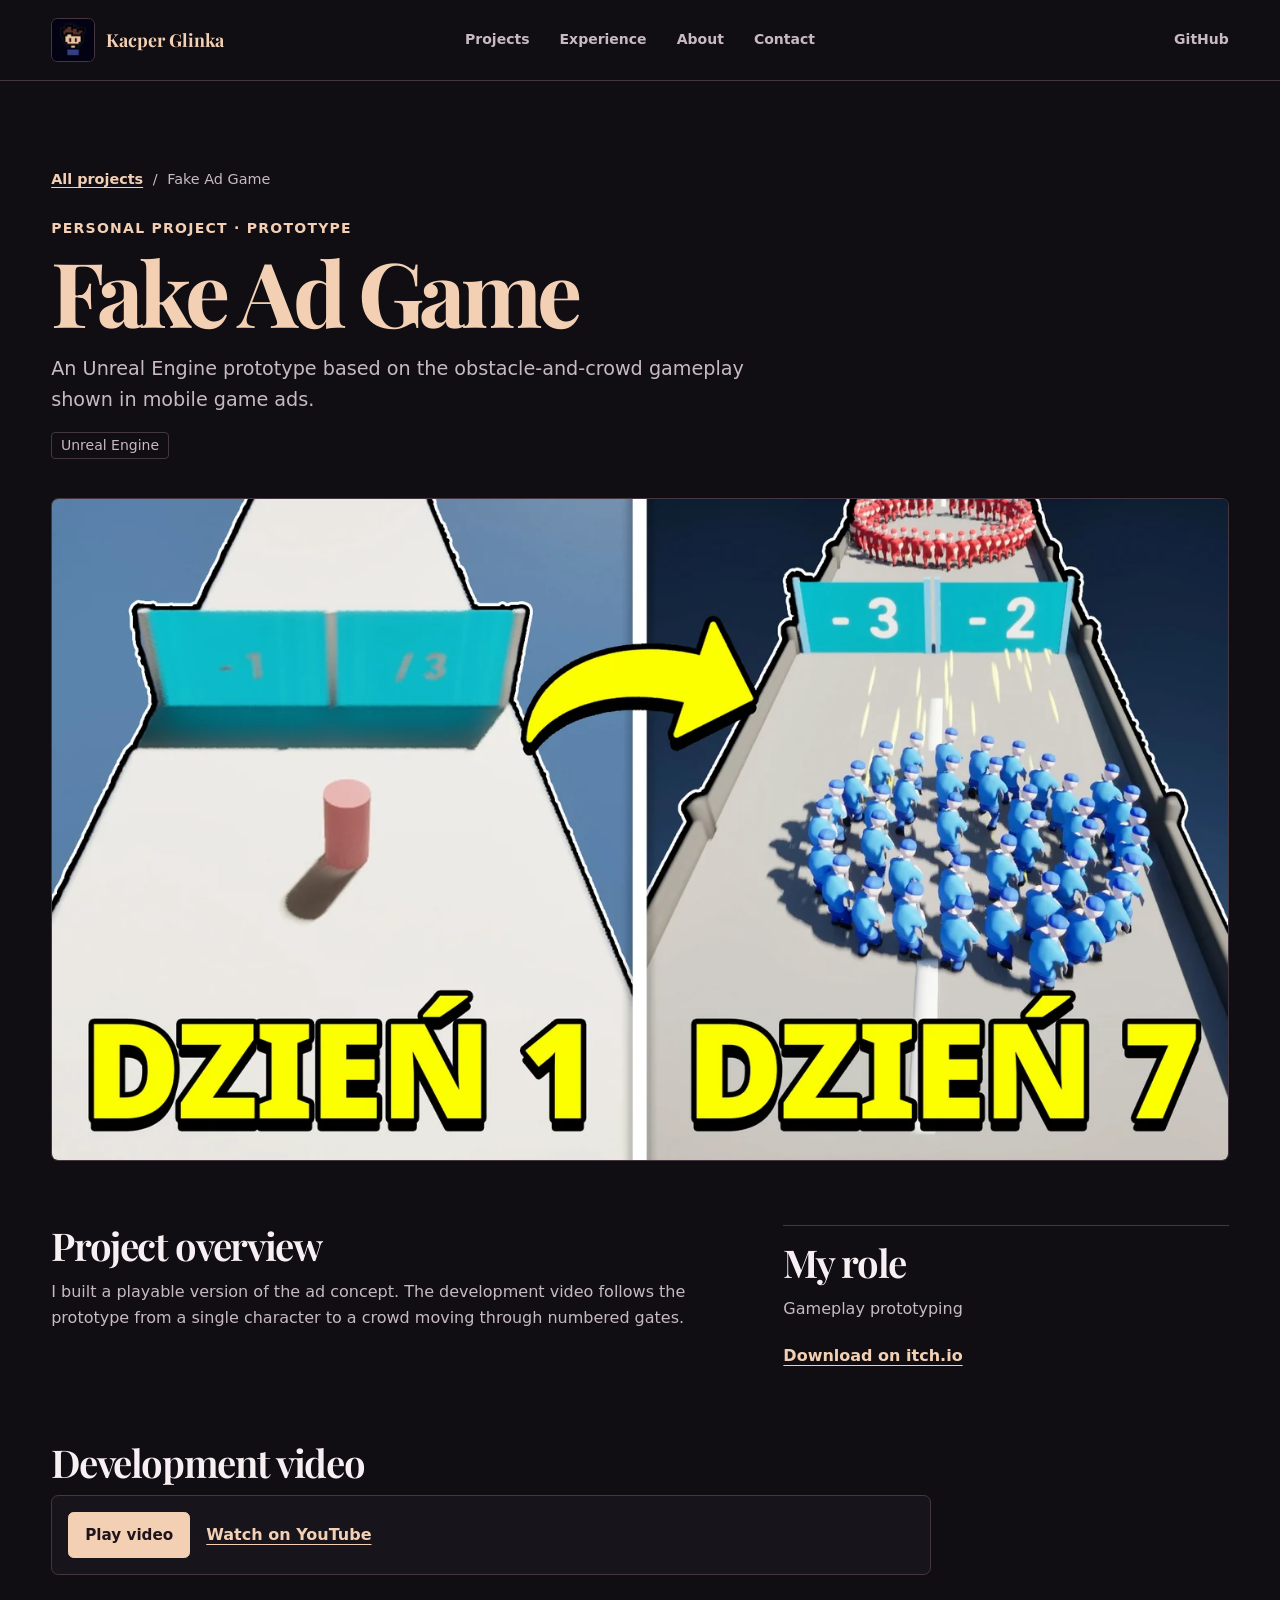
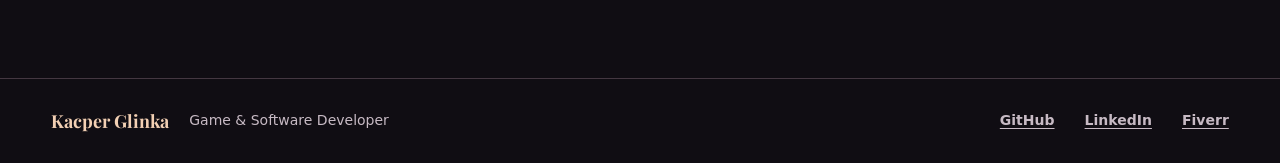
<file: projects/fake-ad-game/index.html>
<!doctype html>
<!-- Generated by build.mjs. Edit index.template.html or portfolio.mjs. -->
<html lang="en">
<head>
    <meta charset="utf-8">
    <meta name="viewport" content="width=device-width, initial-scale=1">
    <title>Fake Ad Game | Kacper Glinka</title>
    <meta name="description" content="An Unreal Engine prototype based on the obstacle-and-crowd gameplay shown in mobile game ads.">
    <meta name="theme-color" content="#100d13">
    <link rel="canonical" href="https://kacperglinka.com/projects/fake-ad-game/">
    <meta property="og:type" content="website">
    <meta property="og:site_name" content="Kacper Glinka">
    <meta property="og:title" content="Fake Ad Game | Kacper Glinka">
    <meta property="og:description" content="An Unreal Engine prototype based on the obstacle-and-crowd gameplay shown in mobile game ads.">
    <meta property="og:url" content="https://kacperglinka.com/projects/fake-ad-game/">
    <meta property="og:image" content="https://kacperglinka.com/assets/media/fake-ad-game-1440.webp">
    <meta property="og:image:width" content="1440">
    <meta property="og:image:height" content="810">
    <meta property="og:image:alt" content="Early and later versions of the Fake Ad Game prototype, with numbered gates and a crowd of characters">
    <meta name="twitter:card" content="summary_large_image">
    <script type="application/ld+json">{"@context":"https://schema.org","@type":"CreativeWork","name":"Fake Ad Game","description":"An Unreal Engine prototype based on the obstacle-and-crowd gameplay shown in mobile game ads.","url":"https://kacperglinka.com/projects/fake-ad-game/","image":"https://kacperglinka.com/assets/media/fake-ad-game-1440.webp","creator":{"@type":"Person","@id":"https://kacperglinka.com/#kacper","name":"Kacper Glinka"}}</script>
    <link rel="icon" href="/assets/media/favicon.png" type="image/png" sizes="48x48">
    <link rel="preload" href="/assets/fonts/playfair-display.woff2" as="font" type="font/woff2" crossorigin>
    <link rel="stylesheet" href="/style.css">
    <script src="/JavaScript.js" defer></script>
</head>
<body>
    <a class="skip-link" href="#main">Skip to content</a>
    <header class="site-header" data-menu>
    <div class="wrap header-inner">
      <a class="brand" href="/"><img src="/assets/media/avatar.webp" width="44" height="44" alt="">Kacper Glinka</a>
      <button class="menu-toggle" type="button" aria-expanded="false" aria-controls="site-nav" hidden>Menu</button>
      <nav class="site-nav" aria-label="Main navigation" id="site-nav">
        <a href="/projects/">Projects</a><a href="/#experience">Experience</a><a href="/#about">About</a><a href="/#contact">Contact</a>
      </nav>
      <a class="header-social" href="https://github.com/pontonx">GitHub</a>
    </div>
  </header>
    <main id="main" tabindex="-1">
        <article class="wrap page-section project-detail">
      <nav class="breadcrumb" aria-label="Breadcrumb"><a class="text-link" href="/projects/">All projects</a><span aria-hidden="true">/</span><span aria-current="page">Fake Ad Game</span></nav>
      <header class="detail-header">
        <p class="eyebrow">Personal project · Prototype</p>
        <h1 class="page-title">Fake Ad Game</h1>
        <p class="section-intro">An Unreal Engine prototype based on the obstacle-and-crowd gameplay shown in mobile game ads.</p>
        <ul class="tags"><li>Unreal Engine</li></ul>
      </header>
      <figure class="media-figure"><img src="/assets/media/fake-ad-game-1440.webp" srcset="/assets/media/fake-ad-game-480.webp 480w, /assets/media/fake-ad-game-880.webp 880w, /assets/media/fake-ad-game-1440.webp 1440w" sizes="(min-width: 1300px) 1180px, calc(100vw - 36px)" width="1440" height="810" alt="Early and later versions of the Fake Ad Game prototype, with numbered gates and a crowd of characters"  fetchpriority="high"></figure>
      <div class="detail-grid">
        <section aria-labelledby="project-overview"><h2 id="project-overview">Project overview</h2><p>I built a playable version of the ad concept. The development video follows the prototype from a single character to a crowd moving through numbered gates.</p></section>
        <aside class="detail-aside"><h2>My role</h2><p>Gameplay prototyping</p><ul class="detail-links"><li><a class="text-link" href="https://pontondev.itch.io/fakeadgame">Download on itch.io</a></li></ul></aside>
      </div>

      <section class="detail-media" aria-labelledby="video-title"><h2 id="video-title">Development video</h2><div class="video-card" data-video-id="N9FiCA9I6ro" data-video-title="Fake Ad Game development video">
    <div class="video-embed"></div>
    <div class="video-actions"><button type="button" class="button button-primary" data-play-video hidden>Play video</button><a class="text-link" href="https://www.youtube.com/watch?v=N9FiCA9I6ro">Watch on YouTube</a></div>
  </div></section>
    </article>
    </main>
    <footer class="site-footer"><div class="wrap footer-inner">
    <a class="brand" href="/">Kacper Glinka</a>
    <p>Game &amp; Software Developer</p>
    <nav aria-label="Social links"><a class="text-link" href="https://github.com/pontonx">GitHub</a><a class="text-link" href="https://www.linkedin.com/in/kacper-glinka-215a9123b/">LinkedIn</a><a class="text-link" href="https://www.fiverr.com/glnn__?source=gig_page">Fiverr</a></nav>
  </div></footer>
</body>
</html>
</file>
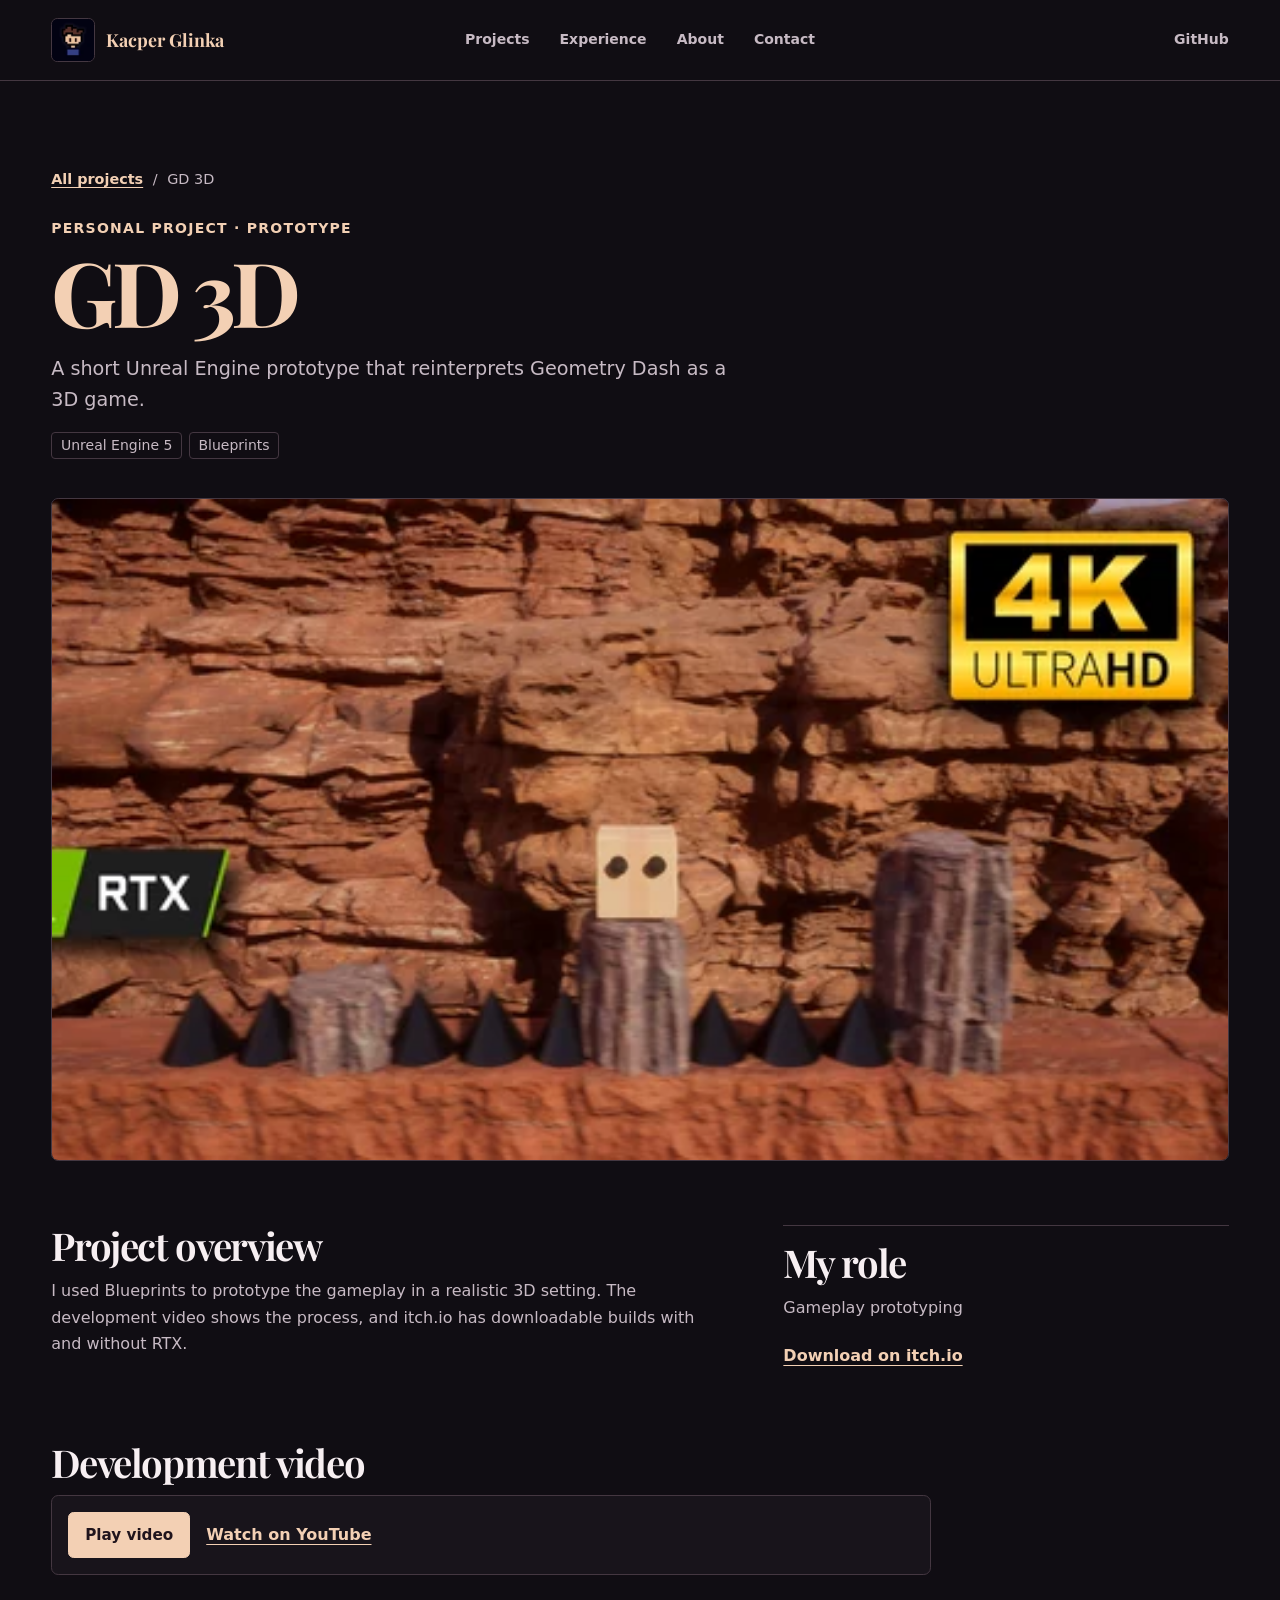
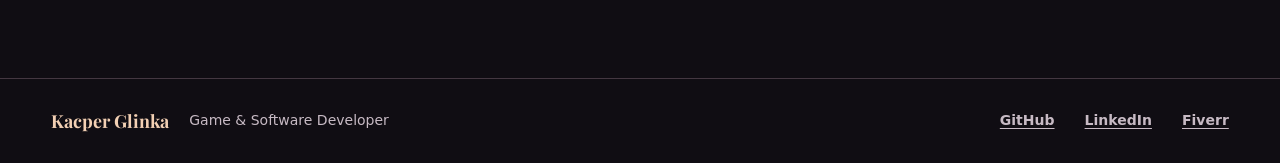
<file: projects/gd-3d/index.html>
<!doctype html>
<!-- Generated by build.mjs. Edit index.template.html or portfolio.mjs. -->
<html lang="en">
<head>
    <meta charset="utf-8">
    <meta name="viewport" content="width=device-width, initial-scale=1">
    <title>GD 3D | Kacper Glinka</title>
    <meta name="description" content="A short Unreal Engine prototype that reinterprets Geometry Dash as a 3D game.">
    <meta name="theme-color" content="#100d13">
    <link rel="canonical" href="https://kacperglinka.com/projects/gd-3d/">
    <meta property="og:type" content="website">
    <meta property="og:site_name" content="Kacper Glinka">
    <meta property="og:title" content="GD 3D | Kacper Glinka">
    <meta property="og:description" content="A short Unreal Engine prototype that reinterprets Geometry Dash as a 3D game.">
    <meta property="og:url" content="https://kacperglinka.com/projects/gd-3d/">
    <meta property="og:image" content="https://kacperglinka.com/assets/media/gd-3d-1440.webp">
    <meta property="og:image:width" content="1440">
    <meta property="og:image:height" content="810">
    <meta property="og:image:alt" content="GD 3D project art showing a block character in a rocky 3D environment">
    <meta name="twitter:card" content="summary_large_image">
    <script type="application/ld+json">{"@context":"https://schema.org","@type":"CreativeWork","name":"GD 3D","description":"A short Unreal Engine prototype that reinterprets Geometry Dash as a 3D game.","url":"https://kacperglinka.com/projects/gd-3d/","image":"https://kacperglinka.com/assets/media/gd-3d-1440.webp","creator":{"@type":"Person","@id":"https://kacperglinka.com/#kacper","name":"Kacper Glinka"}}</script>
    <link rel="icon" href="/assets/media/favicon.png" type="image/png" sizes="48x48">
    <link rel="preload" href="/assets/fonts/playfair-display.woff2" as="font" type="font/woff2" crossorigin>
    <link rel="stylesheet" href="/style.css">
    <script src="/JavaScript.js" defer></script>
</head>
<body>
    <a class="skip-link" href="#main">Skip to content</a>
    <header class="site-header" data-menu>
    <div class="wrap header-inner">
      <a class="brand" href="/"><img src="/assets/media/avatar.webp" width="44" height="44" alt="">Kacper Glinka</a>
      <button class="menu-toggle" type="button" aria-expanded="false" aria-controls="site-nav" hidden>Menu</button>
      <nav class="site-nav" aria-label="Main navigation" id="site-nav">
        <a href="/projects/">Projects</a><a href="/#experience">Experience</a><a href="/#about">About</a><a href="/#contact">Contact</a>
      </nav>
      <a class="header-social" href="https://github.com/pontonx">GitHub</a>
    </div>
  </header>
    <main id="main" tabindex="-1">
        <article class="wrap page-section project-detail">
      <nav class="breadcrumb" aria-label="Breadcrumb"><a class="text-link" href="/projects/">All projects</a><span aria-hidden="true">/</span><span aria-current="page">GD 3D</span></nav>
      <header class="detail-header">
        <p class="eyebrow">Personal project · Prototype</p>
        <h1 class="page-title">GD 3D</h1>
        <p class="section-intro">A short Unreal Engine prototype that reinterprets Geometry Dash as a 3D game.</p>
        <ul class="tags"><li>Unreal Engine 5</li><li>Blueprints</li></ul>
      </header>
      <figure class="media-figure"><img src="/assets/media/gd-3d-1440.webp" srcset="/assets/media/gd-3d-480.webp 480w, /assets/media/gd-3d-880.webp 880w, /assets/media/gd-3d-1440.webp 1440w" sizes="(min-width: 1300px) 1180px, calc(100vw - 36px)" width="1440" height="810" alt="GD 3D project art showing a block character in a rocky 3D environment"  fetchpriority="high"></figure>
      <div class="detail-grid">
        <section aria-labelledby="project-overview"><h2 id="project-overview">Project overview</h2><p>I used Blueprints to prototype the gameplay in a realistic 3D setting. The development video shows the process, and itch.io has downloadable builds with and without RTX.</p></section>
        <aside class="detail-aside"><h2>My role</h2><p>Gameplay prototyping</p><ul class="detail-links"><li><a class="text-link" href="https://pontondev.itch.io/realistyczny-geometry-dash-3d">Download on itch.io</a></li></ul></aside>
      </div>

      <section class="detail-media" aria-labelledby="video-title"><h2 id="video-title">Development video</h2><div class="video-card" data-video-id="XFEbFDOPkUQ" data-video-title="GD 3D development video">
    <div class="video-embed"></div>
    <div class="video-actions"><button type="button" class="button button-primary" data-play-video hidden>Play video</button><a class="text-link" href="https://www.youtube.com/watch?v=XFEbFDOPkUQ">Watch on YouTube</a></div>
  </div></section>
    </article>
    </main>
    <footer class="site-footer"><div class="wrap footer-inner">
    <a class="brand" href="/">Kacper Glinka</a>
    <p>Game &amp; Software Developer</p>
    <nav aria-label="Social links"><a class="text-link" href="https://github.com/pontonx">GitHub</a><a class="text-link" href="https://www.linkedin.com/in/kacper-glinka-215a9123b/">LinkedIn</a><a class="text-link" href="https://www.fiverr.com/glnn__?source=gig_page">Fiverr</a></nav>
  </div></footer>
</body>
</html>
</file>
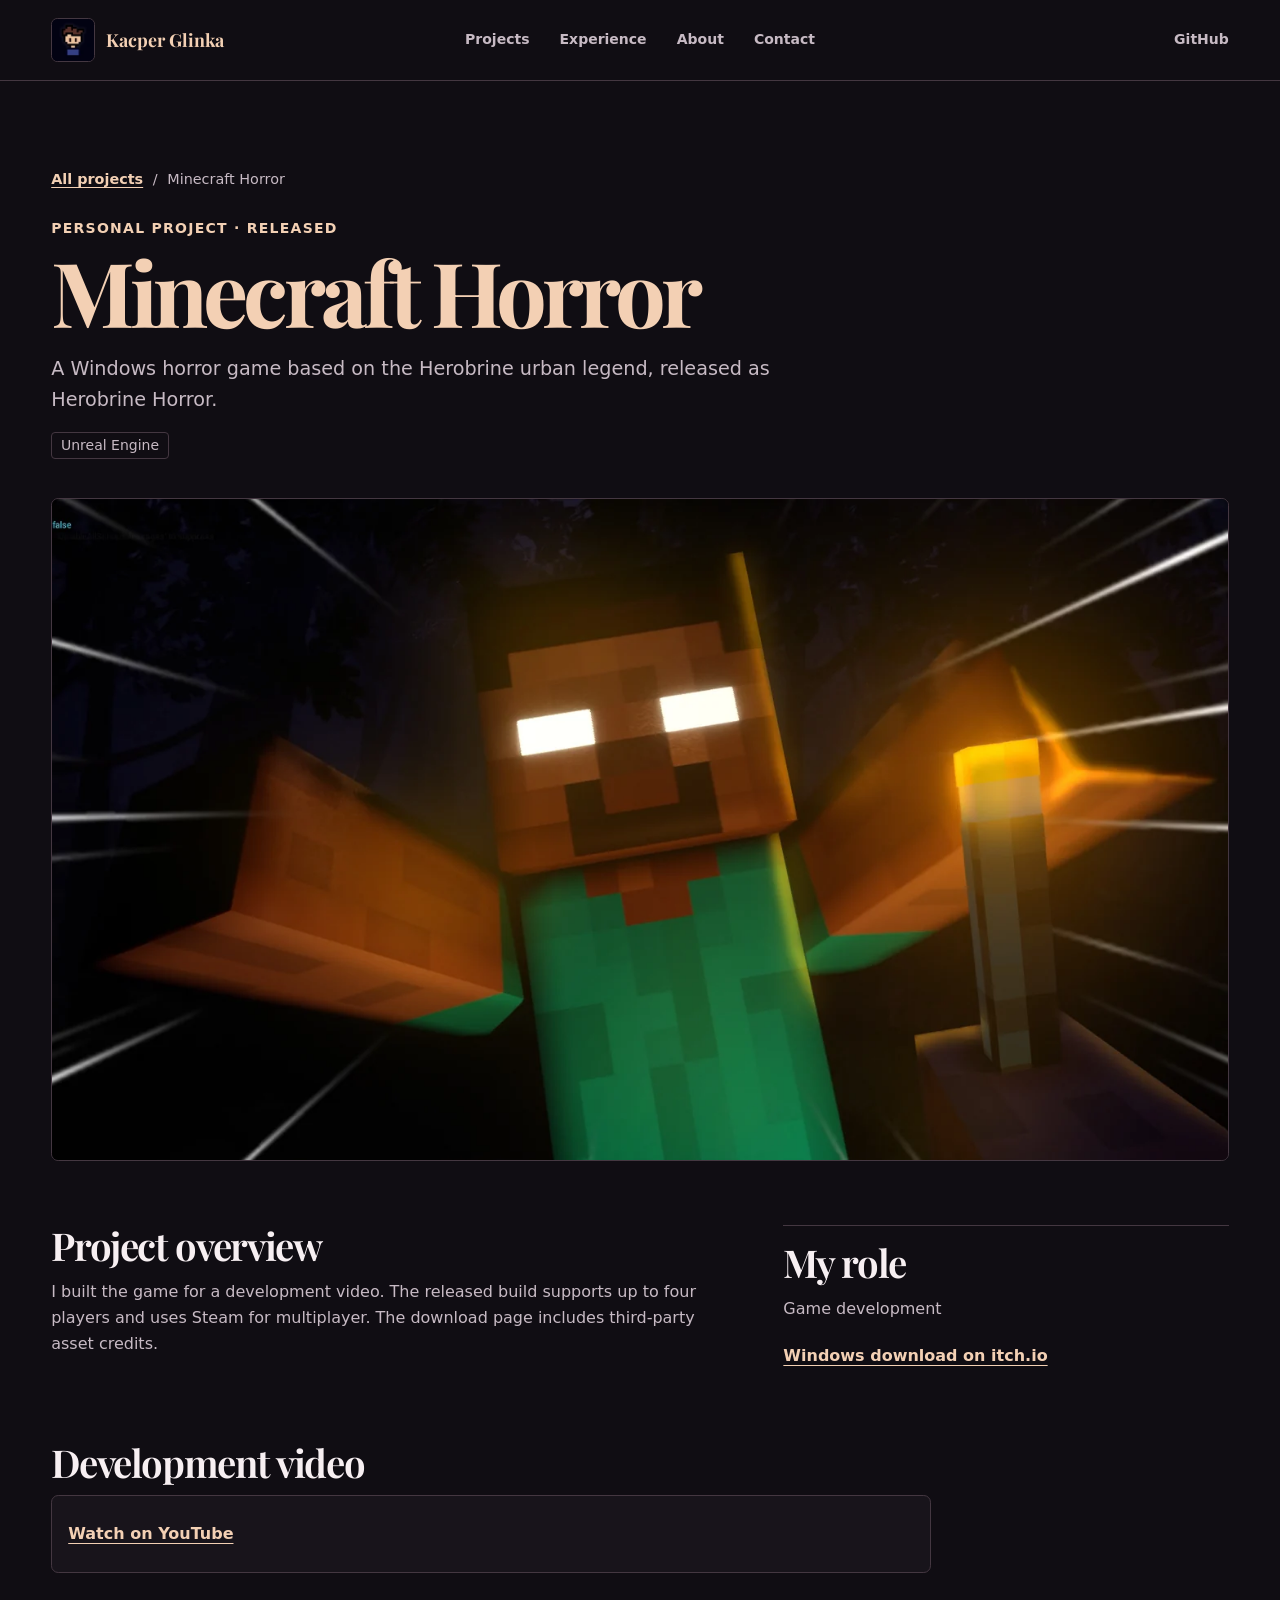
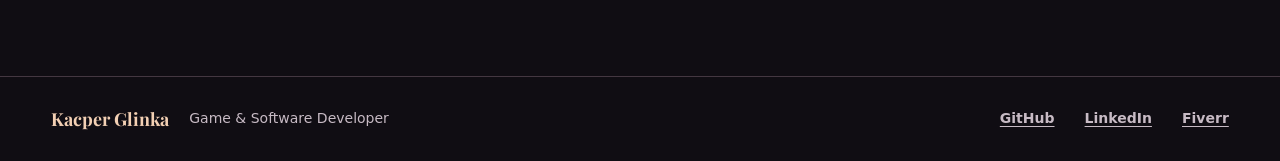
<file: projects/minecraft-horror/index.html>
<!doctype html>
<!-- Generated by build.mjs. Edit index.template.html or portfolio.mjs. -->
<html lang="en">
<head>
    <meta charset="utf-8">
    <meta name="viewport" content="width=device-width, initial-scale=1">
    <title>Minecraft Horror | Kacper Glinka</title>
    <meta name="description" content="A Windows horror game based on the Herobrine urban legend, released as Herobrine Horror.">
    <meta name="theme-color" content="#100d13">
    <link rel="canonical" href="https://kacperglinka.com/projects/minecraft-horror/">
    <meta property="og:type" content="website">
    <meta property="og:site_name" content="Kacper Glinka">
    <meta property="og:title" content="Minecraft Horror | Kacper Glinka">
    <meta property="og:description" content="A Windows horror game based on the Herobrine urban legend, released as Herobrine Horror.">
    <meta property="og:url" content="https://kacperglinka.com/projects/minecraft-horror/">
    <meta property="og:image" content="https://kacperglinka.com/assets/media/minecraft-horror-1440.webp">
    <meta property="og:image:width" content="1440">
    <meta property="og:image:height" content="810">
    <meta property="og:image:alt" content="Project art showing Herobrine with glowing eyes in a torch-lit Minecraft-inspired scene">
    <meta name="twitter:card" content="summary_large_image">
    <script type="application/ld+json">{"@context":"https://schema.org","@type":"CreativeWork","name":"Minecraft Horror","description":"A Windows horror game based on the Herobrine urban legend, released as Herobrine Horror.","url":"https://kacperglinka.com/projects/minecraft-horror/","image":"https://kacperglinka.com/assets/media/minecraft-horror-1440.webp","creator":{"@type":"Person","@id":"https://kacperglinka.com/#kacper","name":"Kacper Glinka"}}</script>
    <link rel="icon" href="/assets/media/favicon.png" type="image/png" sizes="48x48">
    <link rel="preload" href="/assets/fonts/playfair-display.woff2" as="font" type="font/woff2" crossorigin>
    <link rel="stylesheet" href="/style.css">
    <script src="/JavaScript.js" defer></script>
</head>
<body>
    <a class="skip-link" href="#main">Skip to content</a>
    <header class="site-header" data-menu>
    <div class="wrap header-inner">
      <a class="brand" href="/"><img src="/assets/media/avatar.webp" width="44" height="44" alt="">Kacper Glinka</a>
      <button class="menu-toggle" type="button" aria-expanded="false" aria-controls="site-nav" hidden>Menu</button>
      <nav class="site-nav" aria-label="Main navigation" id="site-nav">
        <a href="/projects/">Projects</a><a href="/#experience">Experience</a><a href="/#about">About</a><a href="/#contact">Contact</a>
      </nav>
      <a class="header-social" href="https://github.com/pontonx">GitHub</a>
    </div>
  </header>
    <main id="main" tabindex="-1">
        <article class="wrap page-section project-detail">
      <nav class="breadcrumb" aria-label="Breadcrumb"><a class="text-link" href="/projects/">All projects</a><span aria-hidden="true">/</span><span aria-current="page">Minecraft Horror</span></nav>
      <header class="detail-header">
        <p class="eyebrow">Personal project · Released</p>
        <h1 class="page-title">Minecraft Horror</h1>
        <p class="section-intro">A Windows horror game based on the Herobrine urban legend, released as Herobrine Horror.</p>
        <ul class="tags"><li>Unreal Engine</li></ul>
      </header>
      <figure class="media-figure"><img src="/assets/media/minecraft-horror-1440.webp" srcset="/assets/media/minecraft-horror-480.webp 480w, /assets/media/minecraft-horror-880.webp 880w, /assets/media/minecraft-horror-1440.webp 1440w" sizes="(min-width: 1300px) 1180px, calc(100vw - 36px)" width="1440" height="810" alt="Project art showing Herobrine with glowing eyes in a torch-lit Minecraft-inspired scene"  fetchpriority="high"></figure>
      <div class="detail-grid">
        <section aria-labelledby="project-overview"><h2 id="project-overview">Project overview</h2><p>I built the game for a development video. The released build supports up to four players and uses Steam for multiplayer. The download page includes third-party asset credits.</p></section>
        <aside class="detail-aside"><h2>My role</h2><p>Game development</p><ul class="detail-links"><li><a class="text-link" href="https://pontondev.itch.io/herobrine-horror">Windows download on itch.io</a></li></ul></aside>
      </div>

      <section class="detail-media" aria-labelledby="video-title"><h2 id="video-title">Development video</h2><div class="video-card"><a class="text-link" href="https://www.youtube.com/watch?v=FyY4phqbrrw">Watch on YouTube</a></div></section>
    </article>
    </main>
    <footer class="site-footer"><div class="wrap footer-inner">
    <a class="brand" href="/">Kacper Glinka</a>
    <p>Game &amp; Software Developer</p>
    <nav aria-label="Social links"><a class="text-link" href="https://github.com/pontonx">GitHub</a><a class="text-link" href="https://www.linkedin.com/in/kacper-glinka-215a9123b/">LinkedIn</a><a class="text-link" href="https://www.fiverr.com/glnn__?source=gig_page">Fiverr</a></nav>
  </div></footer>
</body>
</html>
</file>
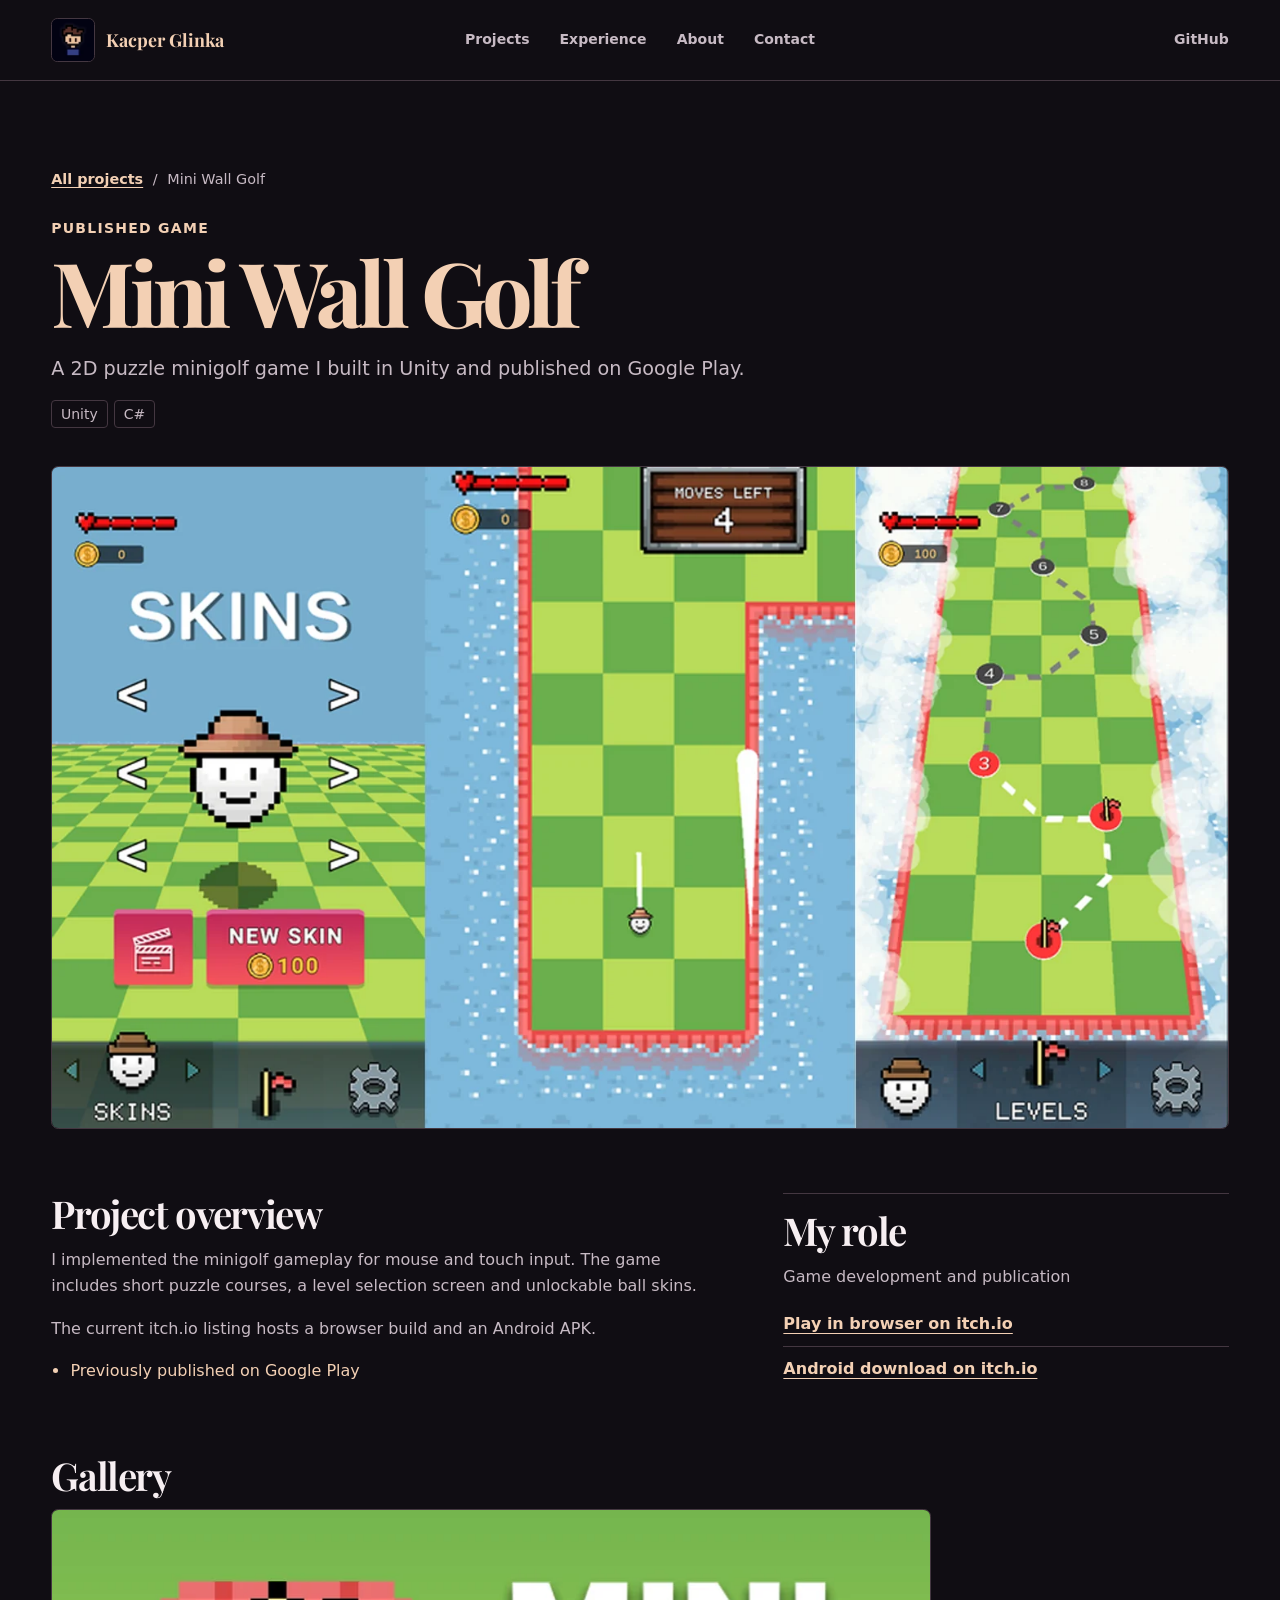
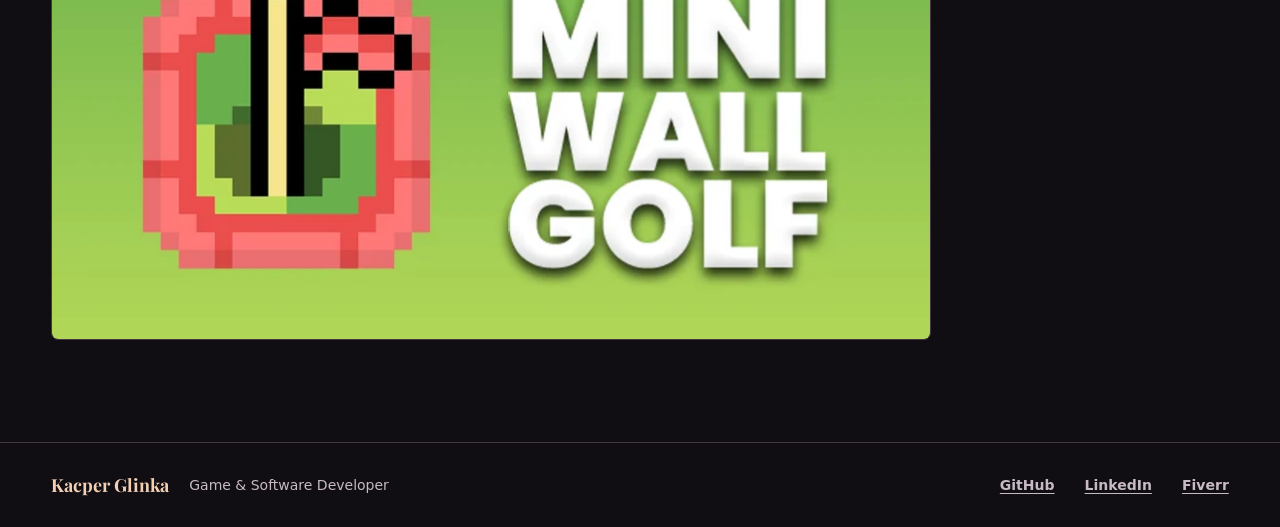
<file: projects/mini-wall-golf/index.html>
<!doctype html>
<!-- Generated by build.mjs. Edit index.template.html or portfolio.mjs. -->
<html lang="en">
<head>
    <meta charset="utf-8">
    <meta name="viewport" content="width=device-width, initial-scale=1">
    <title>Mini Wall Golf | Kacper Glinka</title>
    <meta name="description" content="A 2D puzzle minigolf game I built in Unity and published on Google Play.">
    <meta name="theme-color" content="#100d13">
    <link rel="canonical" href="https://kacperglinka.com/projects/mini-wall-golf/">
    <meta property="og:type" content="website">
    <meta property="og:site_name" content="Kacper Glinka">
    <meta property="og:title" content="Mini Wall Golf | Kacper Glinka">
    <meta property="og:description" content="A 2D puzzle minigolf game I built in Unity and published on Google Play.">
    <meta property="og:url" content="https://kacperglinka.com/projects/mini-wall-golf/">
    <meta property="og:image" content="https://kacperglinka.com/assets/media/mini-wall-golf-1440.webp">
    <meta property="og:image:width" content="1440">
    <meta property="og:image:height" content="810">
    <meta property="og:image:alt" content="Three Mini Wall Golf screens showing the skins menu and two puzzle courses">
    <meta name="twitter:card" content="summary_large_image">
    <script type="application/ld+json">{"@context":"https://schema.org","@type":"CreativeWork","name":"Mini Wall Golf","description":"A 2D puzzle minigolf game I built in Unity and published on Google Play.","url":"https://kacperglinka.com/projects/mini-wall-golf/","image":"https://kacperglinka.com/assets/media/mini-wall-golf-1440.webp","creator":{"@type":"Person","@id":"https://kacperglinka.com/#kacper","name":"Kacper Glinka"}}</script>
    <link rel="icon" href="/assets/media/favicon.png" type="image/png" sizes="48x48">
    <link rel="preload" href="/assets/fonts/playfair-display.woff2" as="font" type="font/woff2" crossorigin>
    <link rel="stylesheet" href="/style.css">
    <script src="/JavaScript.js" defer></script>
</head>
<body>
    <a class="skip-link" href="#main">Skip to content</a>
    <header class="site-header" data-menu>
    <div class="wrap header-inner">
      <a class="brand" href="/"><img src="/assets/media/avatar.webp" width="44" height="44" alt="">Kacper Glinka</a>
      <button class="menu-toggle" type="button" aria-expanded="false" aria-controls="site-nav" hidden>Menu</button>
      <nav class="site-nav" aria-label="Main navigation" id="site-nav">
        <a href="/projects/">Projects</a><a href="/#experience">Experience</a><a href="/#about">About</a><a href="/#contact">Contact</a>
      </nav>
      <a class="header-social" href="https://github.com/pontonx">GitHub</a>
    </div>
  </header>
    <main id="main" tabindex="-1">
        <article class="wrap page-section project-detail">
      <nav class="breadcrumb" aria-label="Breadcrumb"><a class="text-link" href="/projects/">All projects</a><span aria-hidden="true">/</span><span aria-current="page">Mini Wall Golf</span></nav>
      <header class="detail-header">
        <p class="eyebrow">Published game</p>
        <h1 class="page-title">Mini Wall Golf</h1>
        <p class="section-intro">A 2D puzzle minigolf game I built in Unity and published on Google Play.</p>
        <ul class="tags"><li>Unity</li><li>C#</li></ul>
      </header>
      <figure class="media-figure"><img src="/assets/media/mini-wall-golf-1440.webp" srcset="/assets/media/mini-wall-golf-480.webp 480w, /assets/media/mini-wall-golf-880.webp 880w, /assets/media/mini-wall-golf-1440.webp 1440w" sizes="(min-width: 1300px) 1180px, calc(100vw - 36px)" width="1440" height="810" alt="Three Mini Wall Golf screens showing the skins menu and two puzzle courses"  fetchpriority="high"></figure>
      <div class="detail-grid">
        <section aria-labelledby="project-overview"><h2 id="project-overview">Project overview</h2><p>I implemented the minigolf gameplay for mouse and touch input. The game includes short puzzle courses, a level selection screen and unlockable ball skins.</p><p>The current itch.io listing hosts a browser build and an Android APK.</p><ul class="achievement-list"><li>Previously published on Google Play</li></ul></section>
        <aside class="detail-aside"><h2>My role</h2><p>Game development and publication</p><ul class="detail-links"><li><a class="text-link" href="https://ponton.itch.io/mini-wall-golf">Play in browser on itch.io</a></li><li><a class="text-link" href="https://ponton.itch.io/mini-wall-golf#download">Android download on itch.io</a></li></ul></aside>
      </div>
      <section class="detail-media" aria-labelledby="gallery-title"><h2 id="gallery-title">Gallery</h2><figure class="media-figure"><img src="/assets/media/mini-wall-golf-banner-1024.webp" srcset="/assets/media/mini-wall-golf-banner-480.webp 480w, /assets/media/mini-wall-golf-banner-880.webp 880w, /assets/media/mini-wall-golf-banner-1024.webp 1024w" sizes="(min-width: 960px) 880px, calc(100vw - 36px)" width="1024" height="500" alt="Mini Wall Golf title banner with a pixel-art golf icon" loading="lazy" decoding="async"></figure></section>

    </article>
    </main>
    <footer class="site-footer"><div class="wrap footer-inner">
    <a class="brand" href="/">Kacper Glinka</a>
    <p>Game &amp; Software Developer</p>
    <nav aria-label="Social links"><a class="text-link" href="https://github.com/pontonx">GitHub</a><a class="text-link" href="https://www.linkedin.com/in/kacper-glinka-215a9123b/">LinkedIn</a><a class="text-link" href="https://www.fiverr.com/glnn__?source=gig_page">Fiverr</a></nav>
  </div></footer>
</body>
</html>
</file>
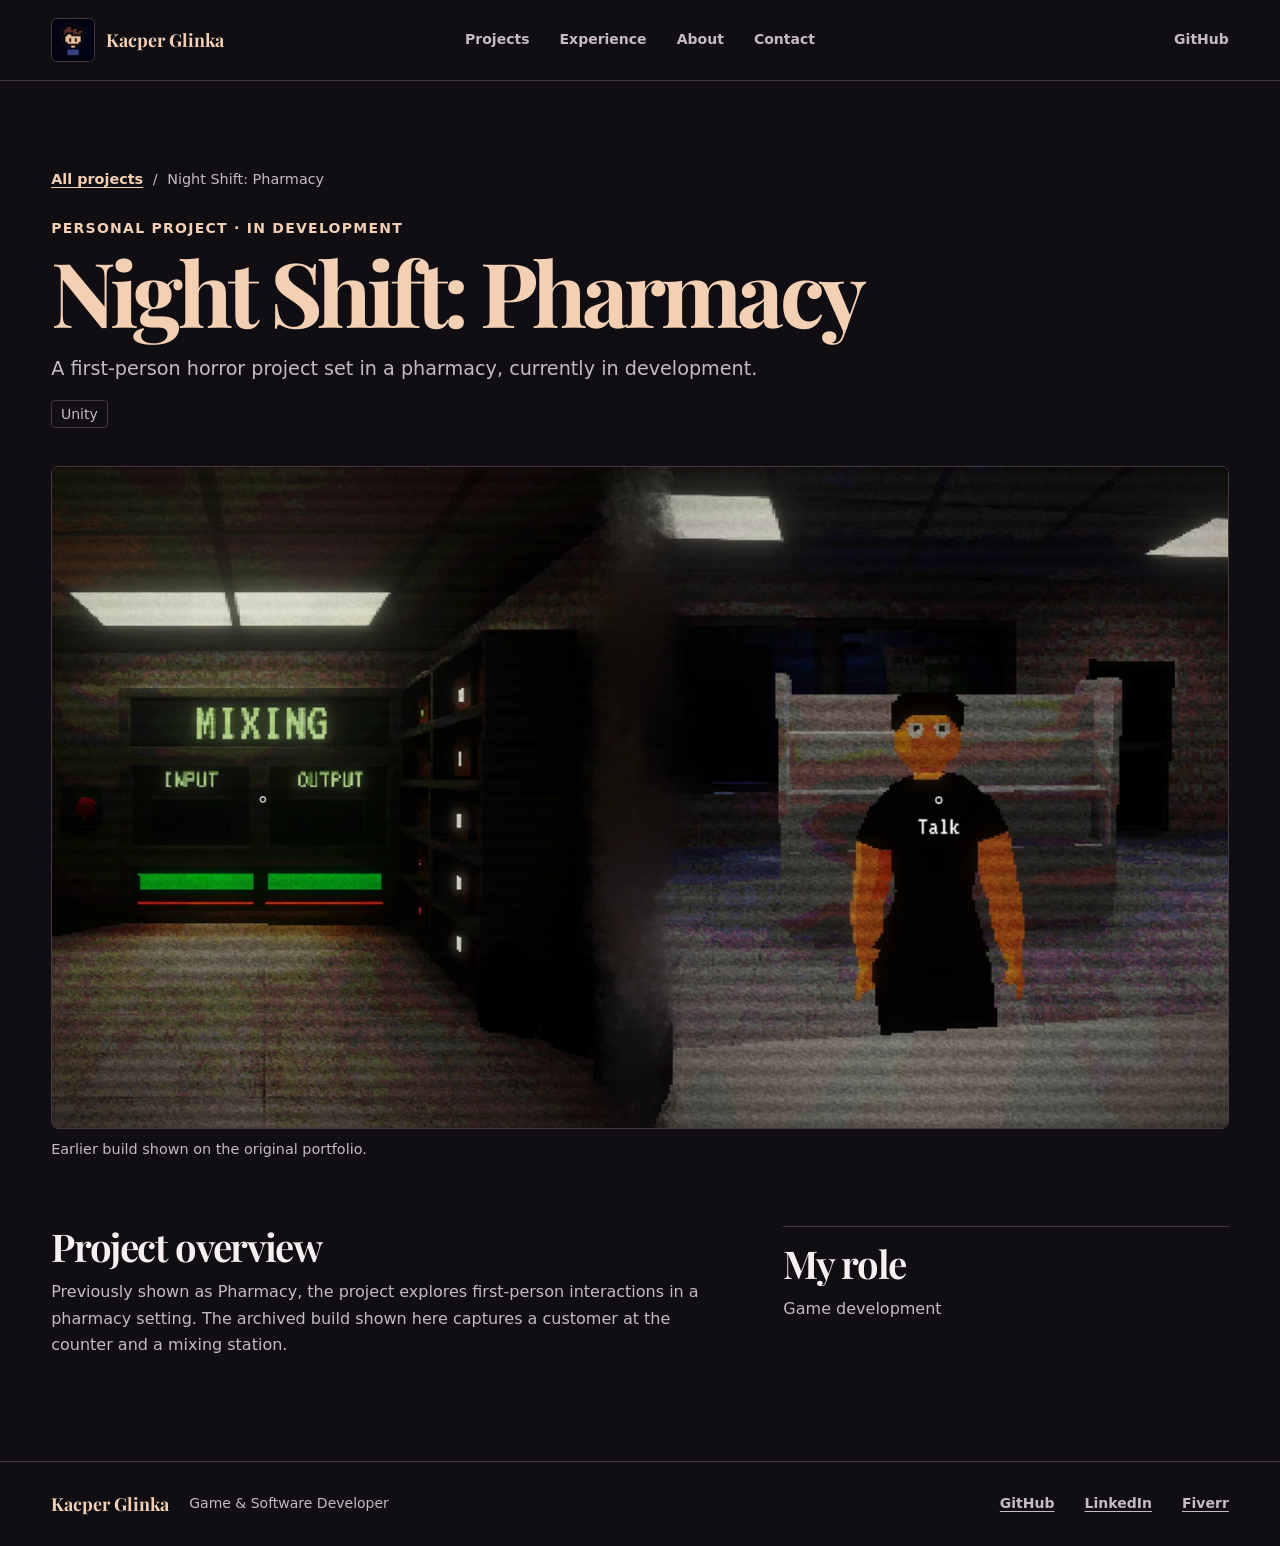
<file: projects/night-shift-pharmacy/index.html>
<!doctype html>
<!-- Generated by build.mjs. Edit index.template.html or portfolio.mjs. -->
<html lang="en">
<head>
    <meta charset="utf-8">
    <meta name="viewport" content="width=device-width, initial-scale=1">
    <title>Night Shift: Pharmacy | Kacper Glinka</title>
    <meta name="description" content="A first-person horror project set in a pharmacy, currently in development.">
    <meta name="theme-color" content="#100d13">
    <link rel="canonical" href="https://kacperglinka.com/projects/night-shift-pharmacy/">
    <meta property="og:type" content="website">
    <meta property="og:site_name" content="Kacper Glinka">
    <meta property="og:title" content="Night Shift: Pharmacy | Kacper Glinka">
    <meta property="og:description" content="A first-person horror project set in a pharmacy, currently in development.">
    <meta property="og:url" content="https://kacperglinka.com/projects/night-shift-pharmacy/">
    <meta property="og:image" content="https://kacperglinka.com/assets/media/night-shift-pharmacy-1440.webp">
    <meta property="og:image:width" content="1440">
    <meta property="og:image:height" content="810">
    <meta property="og:image:alt" content="An earlier Pharmacy build with a customer at the counter and a mixing station">
    <meta name="twitter:card" content="summary_large_image">
    <script type="application/ld+json">{"@context":"https://schema.org","@type":"CreativeWork","name":"Night Shift: Pharmacy","description":"A first-person horror project set in a pharmacy, currently in development.","url":"https://kacperglinka.com/projects/night-shift-pharmacy/","image":"https://kacperglinka.com/assets/media/night-shift-pharmacy-1440.webp","creator":{"@type":"Person","@id":"https://kacperglinka.com/#kacper","name":"Kacper Glinka"}}</script>
    <link rel="icon" href="/assets/media/favicon.png" type="image/png" sizes="48x48">
    <link rel="preload" href="/assets/fonts/playfair-display.woff2" as="font" type="font/woff2" crossorigin>
    <link rel="stylesheet" href="/style.css">
    <script src="/JavaScript.js" defer></script>
</head>
<body>
    <a class="skip-link" href="#main">Skip to content</a>
    <header class="site-header" data-menu>
    <div class="wrap header-inner">
      <a class="brand" href="/"><img src="/assets/media/avatar.webp" width="44" height="44" alt="">Kacper Glinka</a>
      <button class="menu-toggle" type="button" aria-expanded="false" aria-controls="site-nav" hidden>Menu</button>
      <nav class="site-nav" aria-label="Main navigation" id="site-nav">
        <a href="/projects/">Projects</a><a href="/#experience">Experience</a><a href="/#about">About</a><a href="/#contact">Contact</a>
      </nav>
      <a class="header-social" href="https://github.com/pontonx">GitHub</a>
    </div>
  </header>
    <main id="main" tabindex="-1">
        <article class="wrap page-section project-detail">
      <nav class="breadcrumb" aria-label="Breadcrumb"><a class="text-link" href="/projects/">All projects</a><span aria-hidden="true">/</span><span aria-current="page">Night Shift: Pharmacy</span></nav>
      <header class="detail-header">
        <p class="eyebrow">Personal project · In development</p>
        <h1 class="page-title">Night Shift: Pharmacy</h1>
        <p class="section-intro">A first-person horror project set in a pharmacy, currently in development.</p>
        <ul class="tags"><li>Unity</li></ul>
      </header>
      <figure class="media-figure"><img src="/assets/media/night-shift-pharmacy-1440.webp" srcset="/assets/media/night-shift-pharmacy-480.webp 480w, /assets/media/night-shift-pharmacy-880.webp 880w, /assets/media/night-shift-pharmacy-1440.webp 1440w" sizes="(min-width: 1300px) 1180px, calc(100vw - 36px)" width="1440" height="810" alt="An earlier Pharmacy build with a customer at the counter and a mixing station"  fetchpriority="high"><figcaption>Earlier build shown on the original portfolio.</figcaption></figure>
      <div class="detail-grid">
        <section aria-labelledby="project-overview"><h2 id="project-overview">Project overview</h2><p>Previously shown as Pharmacy, the project explores first-person interactions in a pharmacy setting. The archived build shown here captures a customer at the counter and a mixing station.</p></section>
        <aside class="detail-aside"><h2>My role</h2><p>Game development</p></aside>
      </div>


    </article>
    </main>
    <footer class="site-footer"><div class="wrap footer-inner">
    <a class="brand" href="/">Kacper Glinka</a>
    <p>Game &amp; Software Developer</p>
    <nav aria-label="Social links"><a class="text-link" href="https://github.com/pontonx">GitHub</a><a class="text-link" href="https://www.linkedin.com/in/kacper-glinka-215a9123b/">LinkedIn</a><a class="text-link" href="https://www.fiverr.com/glnn__?source=gig_page">Fiverr</a></nav>
  </div></footer>
</body>
</html>
</file>
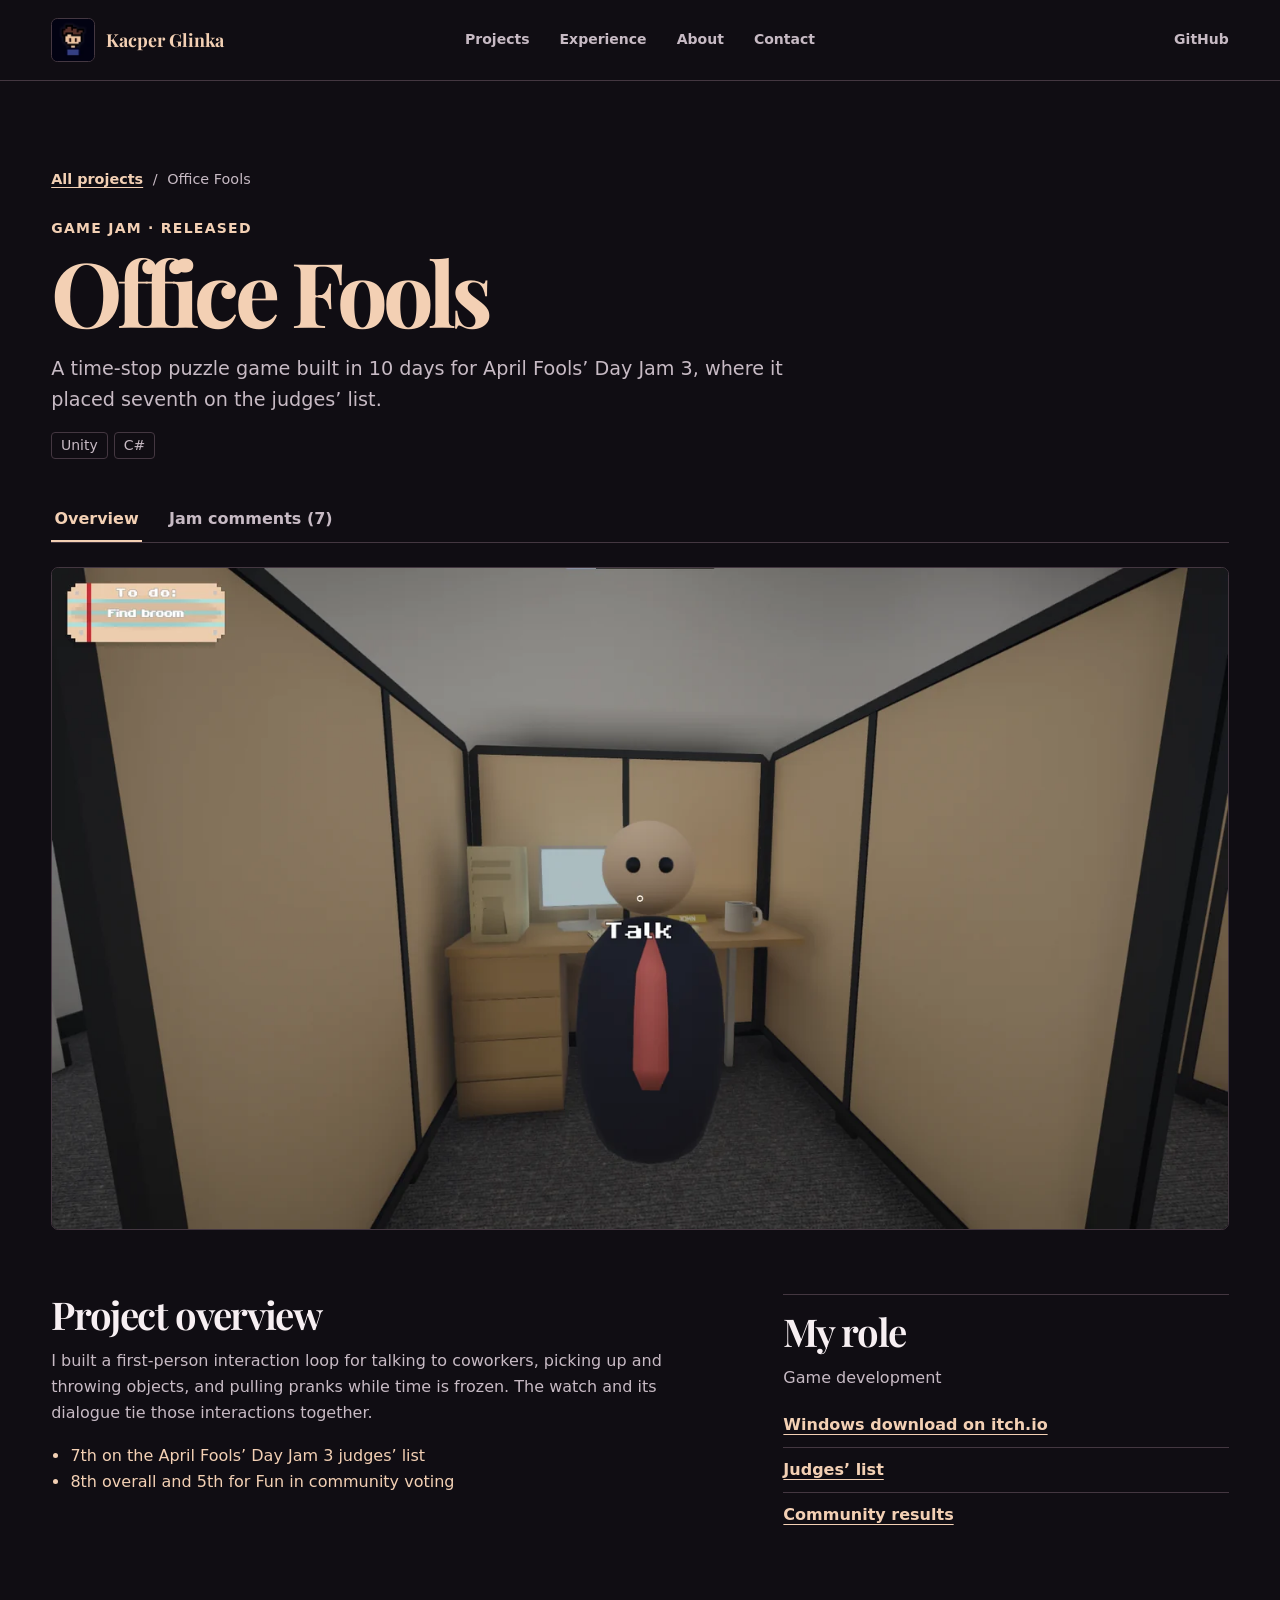
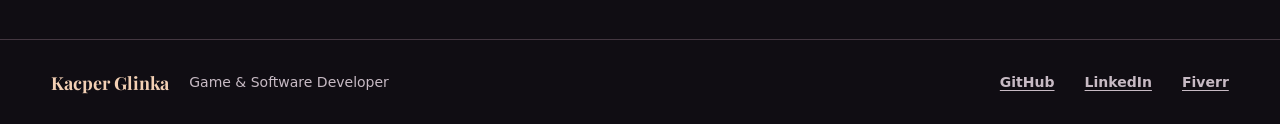
<file: projects/office-fools/index.html>
<!doctype html>
<!-- Generated by build.mjs. Edit index.template.html or portfolio.mjs. -->
<html lang="en">
<head>
    <meta charset="utf-8">
    <meta name="viewport" content="width=device-width, initial-scale=1">
    <title>Office Fools | Kacper Glinka</title>
    <meta name="description" content="A time-stop puzzle game built in 10 days for April Fools’ Day Jam 3, where it placed seventh on the judges’ list.">
    <meta name="theme-color" content="#100d13">
    <link rel="canonical" href="https://kacperglinka.com/projects/office-fools/">
    <meta property="og:type" content="website">
    <meta property="og:site_name" content="Kacper Glinka">
    <meta property="og:title" content="Office Fools | Kacper Glinka">
    <meta property="og:description" content="A time-stop puzzle game built in 10 days for April Fools’ Day Jam 3, where it placed seventh on the judges’ list.">
    <meta property="og:url" content="https://kacperglinka.com/projects/office-fools/">
    <meta property="og:image" content="https://kacperglinka.com/assets/media/office-fools-1440.webp">
    <meta property="og:image:width" content="1440">
    <meta property="og:image:height" content="810">
    <meta property="og:image:alt" content="First-person view of a coworker in an Office Fools cubicle with a talk prompt">
    <meta name="twitter:card" content="summary_large_image">
    <script type="application/ld+json">{"@context":"https://schema.org","@type":"CreativeWork","name":"Office Fools","description":"A time-stop puzzle game built in 10 days for April Fools’ Day Jam 3, where it placed seventh on the judges’ list.","url":"https://kacperglinka.com/projects/office-fools/","image":"https://kacperglinka.com/assets/media/office-fools-1440.webp","creator":{"@type":"Person","@id":"https://kacperglinka.com/#kacper","name":"Kacper Glinka"}}</script>
    <link rel="icon" href="/assets/media/favicon.png" type="image/png" sizes="48x48">
    <link rel="preload" href="/assets/fonts/playfair-display.woff2" as="font" type="font/woff2" crossorigin>
    <link rel="stylesheet" href="/style.css">
    <script src="/JavaScript.js" defer></script>
</head>
<body>
    <a class="skip-link" href="#main">Skip to content</a>
    <header class="site-header" data-menu>
    <div class="wrap header-inner">
      <a class="brand" href="/"><img src="/assets/media/avatar.webp" width="44" height="44" alt="">Kacper Glinka</a>
      <button class="menu-toggle" type="button" aria-expanded="false" aria-controls="site-nav" hidden>Menu</button>
      <nav class="site-nav" aria-label="Main navigation" id="site-nav">
        <a href="/projects/">Projects</a><a href="/#experience">Experience</a><a href="/#about">About</a><a href="/#contact">Contact</a>
      </nav>
      <a class="header-social" href="https://github.com/pontonx">GitHub</a>
    </div>
  </header>
    <main id="main" tabindex="-1">
        <article class="wrap page-section project-detail">
      <nav class="breadcrumb" aria-label="Breadcrumb"><a class="text-link" href="/projects/">All projects</a><span aria-hidden="true">/</span><span aria-current="page">Office Fools</span></nav>
      <header class="detail-header">
        <p class="eyebrow">Game jam · Released</p>
        <h1 class="page-title">Office Fools</h1>
        <p class="section-intro">A time-stop puzzle game built in 10 days for April Fools’ Day Jam 3, where it placed seventh on the judges’ list.</p>
        <ul class="tags"><li>Unity</li><li>C#</li></ul>
      </header>
      <div data-project-tabs>
    <div class="project-tab-list">
      <a id="overview-tab" href="#overview">Overview</a>
      <a id="jam-comments-tab" href="#jam-comments">Jam comments (7)</a>
    </div>
    <div id="overview"><figure class="media-figure"><img src="/assets/media/office-fools-1440.webp" srcset="/assets/media/office-fools-480.webp 480w, /assets/media/office-fools-880.webp 880w, /assets/media/office-fools-1440.webp 1440w" sizes="(min-width: 1300px) 1180px, calc(100vw - 36px)" width="1440" height="810" alt="First-person view of a coworker in an Office Fools cubicle with a talk prompt"  fetchpriority="high"></figure>
      <div class="detail-grid">
        <section aria-labelledby="project-overview"><h2 id="project-overview">Project overview</h2><p>I built a first-person interaction loop for talking to coworkers, picking up and throwing objects, and pulling pranks while time is frozen. The watch and its dialogue tie those interactions together.</p><ul class="achievement-list"><li>7th on the April Fools’ Day Jam 3 judges’ list</li><li>8th overall and 5th for Fun in community voting</li></ul></section>
        <aside class="detail-aside"><h2>My role</h2><p>Game development</p><ul class="detail-links"><li><a class="text-link" href="https://ponton.itch.io/office-fools">Windows download on itch.io</a></li><li><a class="text-link" href="https://itch.io/jam/april-fools-day-jam-2025">Judges’ list</a></li><li><a class="text-link" href="https://itch.io/jam/april-fools-day-jam-2025/rate/3440032">Community results</a></li></ul></aside>
      </div>

      </div>
    <section id="jam-comments" class="jam-comments">
      <h2>Jam comments</h2>
      <p class="section-intro">Short quotes and summaries from players who commented on the April Fools’ Day Jam 3 submission.</p>
      <a class="text-link" href="https://itch.io/jam/april-fools-day-jam-2025/rate/3440032#comments">Read the full discussion on itch.io</a>
      <ul class="list-lines jam-comment-list"><li>
        <a class="text-link" href="https://itch.io/post/12585232">Peatfire Games</a>
        <blockquote cite="https://itch.io/post/12585232"><p>“Good entry! tricks were pretty good, funny ending”</p></blockquote>
      </li><li>
        <a class="text-link" href="https://itch.io/post/12556495">psyphy3</a>
        <p>Compared the game to The Stanley Parable and highlighted how the mouse in the main menu responds to the player’s cursor.</p>
      </li><li>
        <a class="text-link" href="https://itch.io/post/12549571">Anomaly Keepers</a>
        <blockquote cite="https://itch.io/post/12549571"><p>“Really nice game, loved the ending!”</p></blockquote>
      </li><li>
        <a class="text-link" href="https://itch.io/post/12547157">BeskarGames</a>
        <blockquote cite="https://itch.io/post/12547157"><p>“woooow!! Really nice game!!”</p></blockquote>
      </li><li>
        <a class="text-link" href="https://itch.io/post/12546996">Fruit Kobold</a>
        <p>Enjoyed the short dialogues and reported restarting after drinking all the coffee before the related quest.</p>
      </li><li>
        <a class="text-link" href="https://itch.io/post/12545778">Hyrdratedmoon Games</a>
        <p>Praised how well the game was put together.</p>
      </li><li>
        <a class="text-link" href="https://itch.io/post/12541498">KartTheDev</a>
        <p>Praised the visual style and how the game felt to play.</p>
      </li></ul>
    </section>
  </div>
    </article>
    </main>
    <footer class="site-footer"><div class="wrap footer-inner">
    <a class="brand" href="/">Kacper Glinka</a>
    <p>Game &amp; Software Developer</p>
    <nav aria-label="Social links"><a class="text-link" href="https://github.com/pontonx">GitHub</a><a class="text-link" href="https://www.linkedin.com/in/kacper-glinka-215a9123b/">LinkedIn</a><a class="text-link" href="https://www.fiverr.com/glnn__?source=gig_page">Fiverr</a></nav>
  </div></footer>
</body>
</html>
</file>
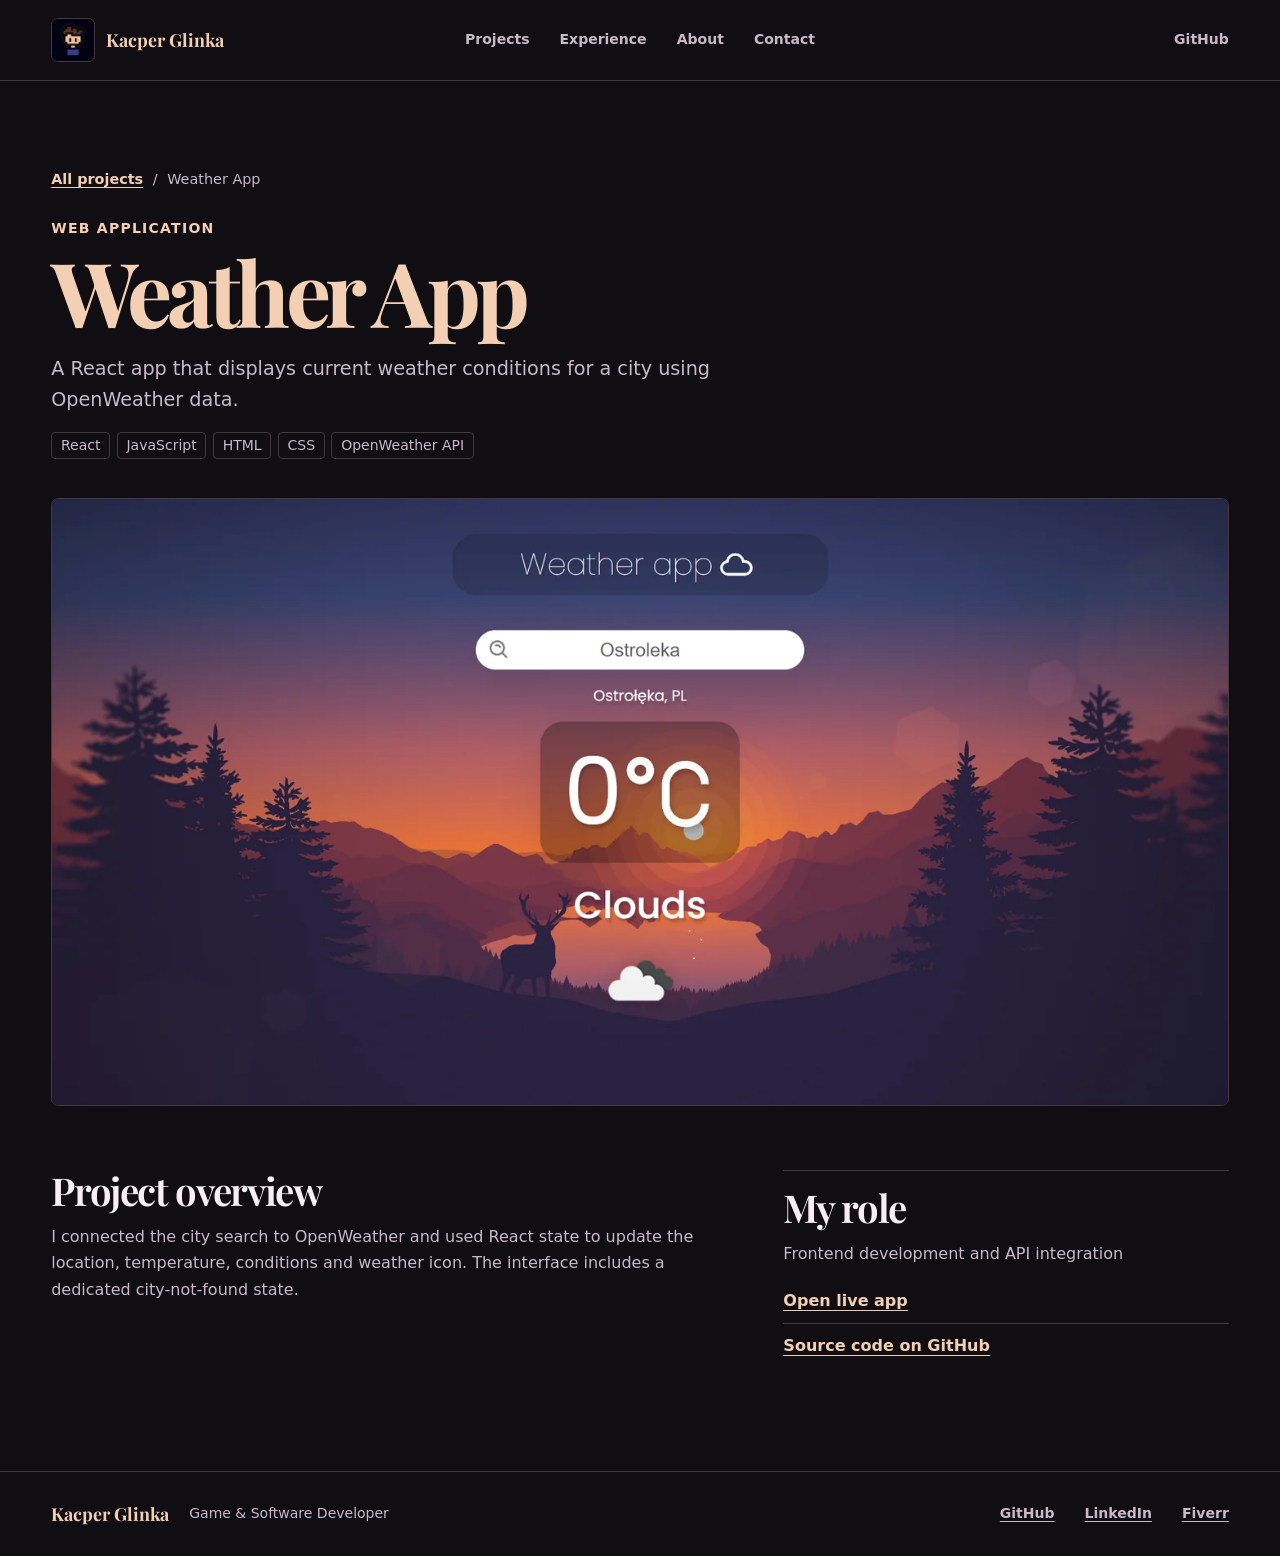
<file: projects/weather-app/index.html>
<!doctype html>
<!-- Generated by build.mjs. Edit index.template.html or portfolio.mjs. -->
<html lang="en">
<head>
    <meta charset="utf-8">
    <meta name="viewport" content="width=device-width, initial-scale=1">
    <title>Weather App | Kacper Glinka</title>
    <meta name="description" content="A React app that displays current weather conditions for a city using OpenWeather data.">
    <meta name="theme-color" content="#100d13">
    <link rel="canonical" href="https://kacperglinka.com/projects/weather-app/">
    <meta property="og:type" content="website">
    <meta property="og:site_name" content="Kacper Glinka">
    <meta property="og:title" content="Weather App | Kacper Glinka">
    <meta property="og:description" content="A React app that displays current weather conditions for a city using OpenWeather data.">
    <meta property="og:url" content="https://kacperglinka.com/projects/weather-app/">
    <meta property="og:image" content="https://kacperglinka.com/assets/media/weather-app-1440.webp">
    <meta property="og:image:width" content="1440">
    <meta property="og:image:height" content="743">
    <meta property="og:image:alt" content="Weather App with a city search field, temperature and cloud conditions over a forest background">
    <meta name="twitter:card" content="summary_large_image">
    <script type="application/ld+json">{"@context":"https://schema.org","@type":"CreativeWork","name":"Weather App","description":"A React app that displays current weather conditions for a city using OpenWeather data.","url":"https://kacperglinka.com/projects/weather-app/","image":"https://kacperglinka.com/assets/media/weather-app-1440.webp","creator":{"@type":"Person","@id":"https://kacperglinka.com/#kacper","name":"Kacper Glinka"}}</script>
    <link rel="icon" href="/assets/media/favicon.png" type="image/png" sizes="48x48">
    <link rel="preload" href="/assets/fonts/playfair-display.woff2" as="font" type="font/woff2" crossorigin>
    <link rel="stylesheet" href="/style.css">
    <script src="/JavaScript.js" defer></script>
</head>
<body>
    <a class="skip-link" href="#main">Skip to content</a>
    <header class="site-header" data-menu>
    <div class="wrap header-inner">
      <a class="brand" href="/"><img src="/assets/media/avatar.webp" width="44" height="44" alt="">Kacper Glinka</a>
      <button class="menu-toggle" type="button" aria-expanded="false" aria-controls="site-nav" hidden>Menu</button>
      <nav class="site-nav" aria-label="Main navigation" id="site-nav">
        <a href="/projects/">Projects</a><a href="/#experience">Experience</a><a href="/#about">About</a><a href="/#contact">Contact</a>
      </nav>
      <a class="header-social" href="https://github.com/pontonx">GitHub</a>
    </div>
  </header>
    <main id="main" tabindex="-1">
        <article class="wrap page-section project-detail">
      <nav class="breadcrumb" aria-label="Breadcrumb"><a class="text-link" href="/projects/">All projects</a><span aria-hidden="true">/</span><span aria-current="page">Weather App</span></nav>
      <header class="detail-header">
        <p class="eyebrow">Web application</p>
        <h1 class="page-title">Weather App</h1>
        <p class="section-intro">A React app that displays current weather conditions for a city using OpenWeather data.</p>
        <ul class="tags"><li>React</li><li>JavaScript</li><li>HTML</li><li>CSS</li><li>OpenWeather API</li></ul>
      </header>
      <figure class="media-figure"><img src="/assets/media/weather-app-1440.webp" srcset="/assets/media/weather-app-480.webp 480w, /assets/media/weather-app-880.webp 880w, /assets/media/weather-app-1440.webp 1440w" sizes="(min-width: 1300px) 1180px, calc(100vw - 36px)" width="1440" height="743" alt="Weather App with a city search field, temperature and cloud conditions over a forest background"  fetchpriority="high"></figure>
      <div class="detail-grid">
        <section aria-labelledby="project-overview"><h2 id="project-overview">Project overview</h2><p>I connected the city search to OpenWeather and used React state to update the location, temperature, conditions and weather icon. The interface includes a dedicated city-not-found state.</p></section>
        <aside class="detail-aside"><h2>My role</h2><p>Frontend development and API integration</p><ul class="detail-links"><li><a class="text-link" href="https://pontonx.github.io/react-weather-app/">Open live app</a></li><li><a class="text-link" href="https://github.com/pontonx/react-weather-app">Source code on GitHub</a></li></ul></aside>
      </div>


    </article>
    </main>
    <footer class="site-footer"><div class="wrap footer-inner">
    <a class="brand" href="/">Kacper Glinka</a>
    <p>Game &amp; Software Developer</p>
    <nav aria-label="Social links"><a class="text-link" href="https://github.com/pontonx">GitHub</a><a class="text-link" href="https://www.linkedin.com/in/kacper-glinka-215a9123b/">LinkedIn</a><a class="text-link" href="https://www.fiverr.com/glnn__?source=gig_page">Fiverr</a></nav>
  </div></footer>
</body>
</html>
</file>
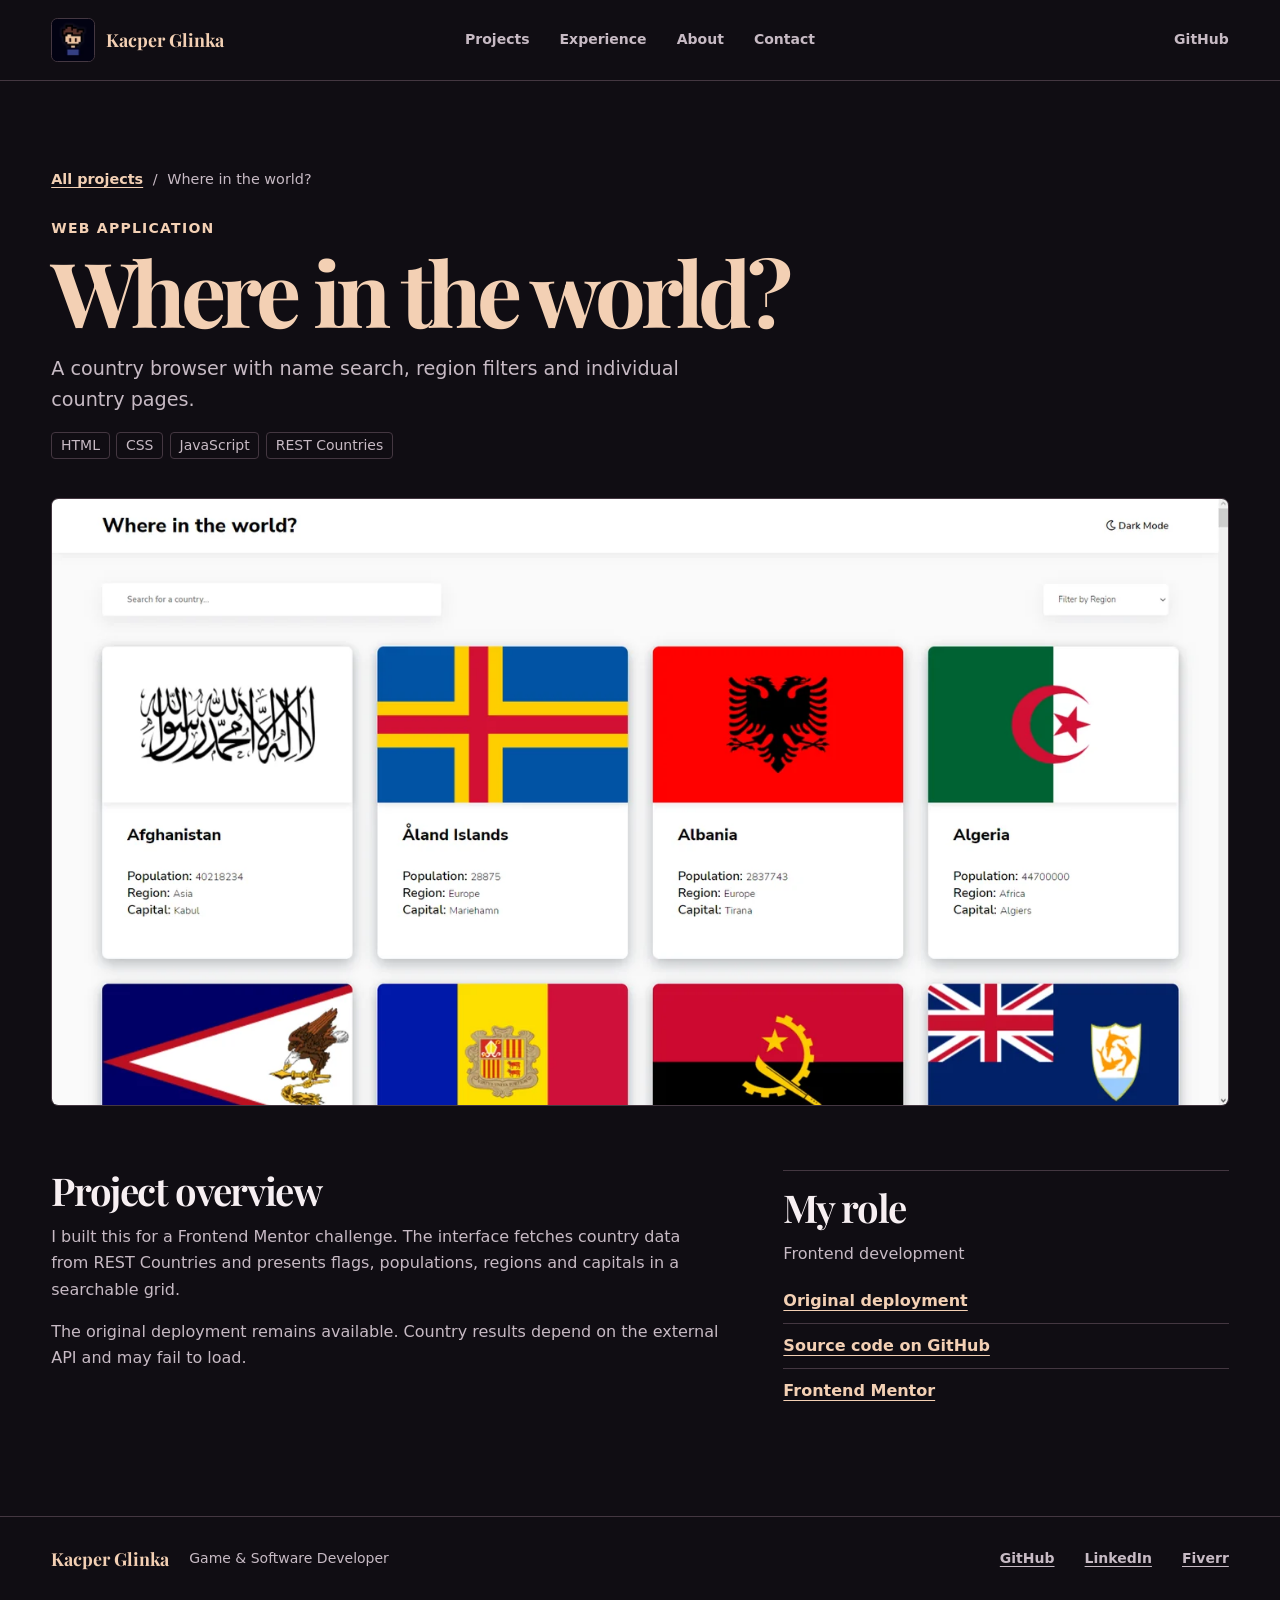
<file: projects/where-in-the-world/index.html>
<!doctype html>
<!-- Generated by build.mjs. Edit index.template.html or portfolio.mjs. -->
<html lang="en">
<head>
    <meta charset="utf-8">
    <meta name="viewport" content="width=device-width, initial-scale=1">
    <title>Where in the world? | Kacper Glinka</title>
    <meta name="description" content="A country browser with name search, region filters and individual country pages.">
    <meta name="theme-color" content="#100d13">
    <link rel="canonical" href="https://kacperglinka.com/projects/where-in-the-world/">
    <meta property="og:type" content="website">
    <meta property="og:site_name" content="Kacper Glinka">
    <meta property="og:title" content="Where in the world? | Kacper Glinka">
    <meta property="og:description" content="A country browser with name search, region filters and individual country pages.">
    <meta property="og:url" content="https://kacperglinka.com/projects/where-in-the-world/">
    <meta property="og:image" content="https://kacperglinka.com/assets/media/where-in-the-world-1440.webp">
    <meta property="og:image:width" content="1440">
    <meta property="og:image:height" content="743">
    <meta property="og:image:alt" content="Country browser showing search, a region filter and a grid of country flags">
    <meta name="twitter:card" content="summary_large_image">
    <script type="application/ld+json">{"@context":"https://schema.org","@type":"CreativeWork","name":"Where in the world?","description":"A country browser with name search, region filters and individual country pages.","url":"https://kacperglinka.com/projects/where-in-the-world/","image":"https://kacperglinka.com/assets/media/where-in-the-world-1440.webp","creator":{"@type":"Person","@id":"https://kacperglinka.com/#kacper","name":"Kacper Glinka"}}</script>
    <link rel="icon" href="/assets/media/favicon.png" type="image/png" sizes="48x48">
    <link rel="preload" href="/assets/fonts/playfair-display.woff2" as="font" type="font/woff2" crossorigin>
    <link rel="stylesheet" href="/style.css">
    <script src="/JavaScript.js" defer></script>
</head>
<body>
    <a class="skip-link" href="#main">Skip to content</a>
    <header class="site-header" data-menu>
    <div class="wrap header-inner">
      <a class="brand" href="/"><img src="/assets/media/avatar.webp" width="44" height="44" alt="">Kacper Glinka</a>
      <button class="menu-toggle" type="button" aria-expanded="false" aria-controls="site-nav" hidden>Menu</button>
      <nav class="site-nav" aria-label="Main navigation" id="site-nav">
        <a href="/projects/">Projects</a><a href="/#experience">Experience</a><a href="/#about">About</a><a href="/#contact">Contact</a>
      </nav>
      <a class="header-social" href="https://github.com/pontonx">GitHub</a>
    </div>
  </header>
    <main id="main" tabindex="-1">
        <article class="wrap page-section project-detail">
      <nav class="breadcrumb" aria-label="Breadcrumb"><a class="text-link" href="/projects/">All projects</a><span aria-hidden="true">/</span><span aria-current="page">Where in the world?</span></nav>
      <header class="detail-header">
        <p class="eyebrow">Web application</p>
        <h1 class="page-title">Where in the world?</h1>
        <p class="section-intro">A country browser with name search, region filters and individual country pages.</p>
        <ul class="tags"><li>HTML</li><li>CSS</li><li>JavaScript</li><li>REST Countries</li></ul>
      </header>
      <figure class="media-figure"><img src="/assets/media/where-in-the-world-1440.webp" srcset="/assets/media/where-in-the-world-480.webp 480w, /assets/media/where-in-the-world-880.webp 880w, /assets/media/where-in-the-world-1440.webp 1440w" sizes="(min-width: 1300px) 1180px, calc(100vw - 36px)" width="1440" height="743" alt="Country browser showing search, a region filter and a grid of country flags"  fetchpriority="high"></figure>
      <div class="detail-grid">
        <section aria-labelledby="project-overview"><h2 id="project-overview">Project overview</h2><p>I built this for a Frontend Mentor challenge. The interface fetches country data from REST Countries and presents flags, populations, regions and capitals in a searchable grid.</p><p>The original deployment remains available. Country results depend on the external API and may fail to load.</p></section>
        <aside class="detail-aside"><h2>My role</h2><p>Frontend development</p><ul class="detail-links"><li><a class="text-link" href="https://pontonx.github.io/rest-countries-api-without-color-theme-switcher-master/">Original deployment</a></li><li><a class="text-link" href="https://github.com/pontonx/rest-countries-api-without-color-theme-switcher-master">Source code on GitHub</a></li><li><a class="text-link" href="https://www.frontendmentor.io/">Frontend Mentor</a></li></ul></aside>
      </div>


    </article>
    </main>
    <footer class="site-footer"><div class="wrap footer-inner">
    <a class="brand" href="/">Kacper Glinka</a>
    <p>Game &amp; Software Developer</p>
    <nav aria-label="Social links"><a class="text-link" href="https://github.com/pontonx">GitHub</a><a class="text-link" href="https://www.linkedin.com/in/kacper-glinka-215a9123b/">LinkedIn</a><a class="text-link" href="https://www.fiverr.com/glnn__?source=gig_page">Fiverr</a></nav>
  </div></footer>
</body>
</html>
</file>
<file: style.css>
@font-face {
    font-family: "Playfair Display";
    src: url("assets/fonts/playfair-display.woff2") format("woff2");
    font-style: normal;
    font-weight: 400 800;
    font-display: swap;
}

:root {
    color-scheme: dark;
    --background: #100d13;
    --surface: #18141b;
    --raised: #211b23;
    --text: #f7eff2;
    --muted: #c7bac4;
    --peach: #f3d0b4;
    --line: #443741;
    --serif: "Playfair Display", Georgia, serif;
    --sans: system-ui, -apple-system, "Segoe UI", sans-serif;
    --gutter: clamp(1.125rem, 4vw, 3.5rem);
}

*, *::before, *::after { box-sizing: border-box; }
[hidden] { display: none !important; }

body {
    margin: 0;
    background: var(--background);
    color: var(--text);
    font: 1rem/1.65 var(--sans);
}

h1, h2, h3, p, figure, blockquote { margin: 0; }
p + p { margin-top: 1rem; }
img { max-inline-size: 100%; block-size: auto; display: block; }
a { color: inherit; text-underline-offset: .24em; }
button, input { font: inherit; }
button { cursor: pointer; }

:focus-visible { outline: 2px solid var(--peach); outline-offset: 4px; }
main:focus { outline: none; }

.sr-only, .skip-link:not(:focus) {
    position: absolute;
    inline-size: 1px;
    block-size: 1px;
    padding: 0;
    overflow: hidden;
    clip-path: inset(50%);
    white-space: nowrap;
}

.skip-link {
    position: fixed;
    z-index: 3;
    inset: .75rem auto auto .75rem;
    padding: .65rem 1rem;
    color: var(--background);
    background: var(--peach);
}

.wrap { width: min(100% - 2 * var(--gutter), 73.75rem); margin-inline: auto; }
.site-header { border-bottom: 1px solid var(--line); background: var(--background); }
.header-inner { min-height: 5rem; display: grid; grid-template-columns: 1fr auto 1fr; align-items: center; gap: 1rem; }

.brand {
    display: inline-flex;
    align-items: center;
    gap: .7rem;
    justify-self: start;
    font: 700 1.12rem/1.2 var(--serif);
    color: var(--peach);
    text-decoration: none;
}

.brand img { width: 44px; height: 44px; border: 1px solid var(--line); border-radius: .4rem; }
.brand:hover { text-decoration: underline; }
.site-nav, .site-footer nav { display: flex; flex-wrap: wrap; align-items: center; gap: .125rem clamp(.7rem, 2.35vw, 2.15rem); }
.site-nav a, .header-social { display: inline-flex; align-items: center; min-height: 44px; color: var(--muted); font-size: .875rem; font-weight: 650; text-decoration: none; }
.header-social { justify-self: end; }
.site-nav a:hover, .site-nav [aria-current], .header-social:hover { color: var(--peach); text-decoration: underline; }

.hero {
    display: grid;
    position: relative;
    justify-items: center;
    isolation: isolate;
    text-align: center;
    padding-block: clamp(4.5rem, 7.5vw, 6.25rem) clamp(4rem, 6.5vw, 5rem);
}

.hero::before {
    position: absolute;
    z-index: -1;
    inset: 0;
    background: radial-gradient(ellipse at 50% 43%, #281c28 0%, transparent 69%);
    content: "";
    pointer-events: none;
}

.eyebrow { color: var(--peach); font-size: .875rem; font-weight: 700; letter-spacing: .09em; line-height: 1.5; text-transform: uppercase; }
.availability { display: flex; justify-content: center; align-items: center; flex-wrap: wrap; column-gap: .75rem; }
.availability::before { content: ""; inline-size: .44rem; block-size: .44rem; margin-inline-end: -.25rem; border-radius: 50%; background: var(--peach); }
.hero-location { display: inline-flex; gap: .75rem; align-items: center; color: var(--muted); font-size: .875rem; font-weight: 500; letter-spacing: 0; text-transform: none; }
.hero-location::before { content: ""; width: 1px; height: .8rem; background: var(--line); }

.hero h1 {
    margin: .08em 0 .16em;
    color: var(--peach);
    font: 750 clamp(3.3rem, 9.25vw, 8.4rem)/1.04 var(--serif);
    letter-spacing: -.048em;
}

.hero-role { color: var(--text); font: 500 clamp(1.4rem, 3.4vw, 2.45rem)/1.2 var(--serif); }
.hero-intro { max-width: 36rem; margin-top: 1.15rem; color: var(--muted); font-size: clamp(1rem, 1.5vw, 1.125rem); text-wrap: pretty; }
.actions { display: flex; flex-wrap: wrap; align-items: center; gap: .65rem; margin-top: 1.55rem; }
.hero-actions { justify-content: center; margin-top: 1.8rem; }

.button, .menu-toggle {
    display: inline-flex;
    align-items: center;
    justify-content: center;
    min-height: 46px;
    padding: .55rem 1rem;
    border: 1px solid var(--line);
    border-radius: .35rem;
    font-size: .95rem;
    font-weight: 700;
    line-height: 1.35;
    text-decoration: none;
    text-align: center;
    transition: background-color .15s ease, border-color .15s ease, color .15s ease;
}

.menu-toggle { display: none; }

.button-primary { background: var(--peach); border-color: var(--peach); color: #20141c; }
.button-primary:hover { background: #ffe3ce; border-color: #ffe3ce; }
.button-secondary, .menu-toggle { background: var(--surface); color: var(--text); }
.button-secondary:hover, .menu-toggle:hover { background: var(--raised); border-color: var(--peach); color: var(--peach); }
.text-link { display: inline-flex; gap: .3em; align-items: center; min-height: 44px; color: var(--peach); font-weight: 650; }
.text-link:hover, .email-link:hover { color: var(--text); }

.section { padding-block: clamp(3.25rem, 7.3vw, 6.25rem); }
.section[id] { scroll-margin-top: 1rem; }
h2 { font: 650 clamp(2.1rem, 4.9vw, 4.05rem)/1.08 var(--serif); letter-spacing: -.045em; text-wrap: balance; }
h3 { font: 650 clamp(1.25rem, 2.1vw, 1.8rem)/1.18 var(--serif); letter-spacing: -.025em; }
.section-heading { display: flex; justify-content: space-between; flex-wrap: wrap; align-items: baseline; gap: .4rem 1.35rem; margin-bottom: clamp(1.4rem, 3vw, 2.6rem); }
.section-intro { max-width: 47rem; margin-top: 1rem; color: var(--muted); font-size: clamp(1.05rem, 1.7vw, 1.2rem); text-wrap: pretty; }
#projects { border-top: 1px solid var(--line); padding-top: clamp(2rem, 4vw, 3rem); }
#projects .section-heading { margin-bottom: clamp(1.3rem, 2.5vw, 2rem); }

.project-grid { display: grid; gap: clamp(1.15rem, 3.2vw, 2.65rem); }
.project-card { min-width: 0; display: flex; flex-direction: column; align-items: flex-start; background: var(--surface); border: 1px solid var(--line); border-radius: .5rem; }
.project-link { display: block; width: 100%; height: 100%; text-decoration: none; border-radius: inherit; }
.project-link:hover h3, .project-link:focus-visible h3 { color: var(--peach); }
.project-cover { display: grid; place-items: center; aspect-ratio: 16 / 9; overflow: hidden; background: #151719; border-radius: .43rem .43rem 0 0; }
.project-cover img { width: 100%; height: 100%; object-fit: cover; transition: filter .2s ease; }
.project-link:hover .project-cover img, .project-link:focus-visible .project-cover img { filter: brightness(1.1) saturate(1.08); }
.project-copy { padding: clamp(.9rem, 2vw, 1.4rem) clamp(.95rem, 2.3vw, 1.6rem) .65rem; }
.project-copy h3 { margin-top: .35rem; }
.project-copy p:not(.card-label) { margin-top: .45rem; color: var(--muted); }
.card-action { display: inline-block; margin-top: .55rem; color: var(--peach); font-size: .875rem; font-weight: 650; text-decoration: underline; }

.tags { display: flex; flex-wrap: wrap; gap: .4rem; padding: 0; margin: 0; list-style: none; }
.tags li { padding: .2rem .55rem; border: 1px solid var(--line); border-radius: .25rem; color: var(--muted); font-size: .875rem; line-height: 1.35; }
.project-card > .tags { padding: .2rem clamp(.95rem, 2.3vw, 1.6rem) clamp(.9rem, 2vw, 1.4rem); }

.band { background: var(--surface); border-block: 1px solid var(--line); }
.freelance-grid, .about-grid, .skills-layout, .contact-grid, .detail-grid { display: grid; gap: clamp(2rem, 5vw, 5rem); }
.freelance-grid h2 { margin-top: .55rem; }
.media-figure img { width: 100%; border: 1px solid var(--line); border-radius: .45rem; background: var(--surface); }
.media-figure figcaption { margin-top: .55rem; color: var(--muted); font-size: .9rem; }

.list-lines { list-style: none; padding: 0; margin: 1.35rem 0 0; }
.freelance-grid .list-lines { margin-top: 0; }
.list-lines li { padding-block: .78rem; border-top: 1px solid var(--line); }
.list-lines li:last-child { border-bottom: 1px solid var(--line); }
.list-lines p { color: var(--muted); }

.testimonial-grid { display: grid; gap: 1rem clamp(1rem, 3.1vw, 2.2rem); }
.review { display: flex; flex-direction: column; padding: clamp(1.15rem, 2.7vw, 1.85rem); border-top: 1px solid var(--line); background: var(--surface); }
.rating { display: flex; align-items: center; gap: .65rem; color: var(--peach); font-size: .875rem; font-weight: 700; }
.rating > span:first-child { font-size: .94rem; letter-spacing: .13em; }
.review blockquote { margin: .65rem 0 1rem; font-size: 1.02rem; }
.review figcaption { display: flex; align-items: center; gap: .7rem; margin-top: auto; font-size: .875rem; }
.review-avatar { flex: 0 0 40px; }
.review-avatar img { width: 40px; height: 40px; border: 1px solid var(--line); border-radius: 50%; }
.review-person { display: grid; min-width: 0; line-height: 1.45; overflow-wrap: anywhere; }
.review-country { display: flex; align-items: center; gap: .35rem; color: var(--muted); }
.review-country img { flex: 0 0 18px; width: 18px; height: 14px; object-fit: contain; }

.skill-groups { display: grid; gap: 1.1rem; }
.skill-groups section { padding-top: .9rem; border-top: 1px solid var(--line); }
.skill-groups h3, .work-history h3 { margin-bottom: .65rem; }
.about-grid p { color: var(--muted); }
.about-grid .section-intro + p { margin-top: .9rem; }
.work-history .list-lines { margin-top: 0; }
.job-title { display: flex; justify-content: space-between; align-items: baseline; flex-wrap: wrap; gap: 0 .75rem; }
.job-title span, .job-role { font-size: .875rem; }
.list-lines .job-role { color: var(--peach); }
.job-role + p { margin-top: .35rem; }

.contact-section { background: #211821; border-top: 1px solid var(--line); }
.email-link { display: inline-block; max-width: 100%; min-height: 44px; margin-top: 1.2rem; color: var(--peach); font-size: clamp(1.05rem, 2.55vw, 1.5rem); font-weight: 650; overflow-wrap: anywhere; }
.contact-links .actions { margin-top: 0; }
.cv-links { display: grid; justify-items: start; gap: .6rem; margin-top: 1.25rem; padding-top: 1.1rem; border-top: 1px solid var(--line); }
.cv-links summary { cursor: pointer; min-height: 44px; align-content: center; color: var(--peach); }
.cv-links details .actions { margin-top: .35rem; }

.site-footer { border-top: 1px solid var(--line); }
.footer-inner { display: flex; align-items: center; flex-wrap: wrap; gap: .4rem 1.25rem; padding-block: 1.25rem; }
.footer-inner p { color: var(--muted); font-size: .875rem; }
.site-footer nav { margin-inline-start: auto; }
.site-footer .text-link { color: var(--muted); font-size: .875rem; }
.site-footer .text-link:hover { color: var(--peach); }

.page-section { padding-block: clamp(2.4rem, 6vw, 5rem) clamp(3.5rem, 8vw, 7rem); }
.page-title { color: var(--peach); font: 730 clamp(2.8rem, 7vw, 6.25rem)/1.04 var(--serif); letter-spacing: -.055em; text-wrap: balance; }
.filters { border: 0; margin: 1.55rem 0 .75rem; padding: 0; min-inline-size: 0; }
.filter-options { display: flex; flex-wrap: wrap; gap: .4rem .55rem; }
.filter-options label { position: relative; }
.filter-options input { position: absolute; inset: 0; width: 100%; height: 100%; margin: 0; opacity: 0; cursor: pointer; }
.filter-options span { display: flex; align-items: center; min-height: 44px; padding: .3rem .7rem; border: 1px solid var(--line); border-radius: .35rem; color: var(--muted); font-size: .875rem; font-weight: 650; }
.filter-options input:checked + span { color: var(--background); background: var(--peach); border-color: var(--peach); }
.filter-options input:focus-visible + span { outline: 2px solid var(--peach); outline-offset: 3px; }
.filter-options label:hover span { border-color: var(--peach); }
.results-count { margin-block: 1rem; color: var(--muted); font-size: .875rem; }

.breadcrumb { display: flex; flex-wrap: wrap; align-items: center; gap: 0 .6rem; margin-bottom: 1rem; font-size: .9rem; color: var(--muted); }
.detail-header { margin-bottom: clamp(1.5rem, 3vw, 2.55rem); }
.detail-header .page-title { margin-top: .3rem; }
.detail-header .tags { margin-top: 1rem; }
.project-tab-list { display: flex; flex-wrap: wrap; gap: 0 1.5rem; margin-bottom: 1.5rem; border-bottom: 1px solid var(--line); }
.project-tab-list a { display: inline-flex; align-items: center; min-height: 44px; padding-inline: .2rem; border-bottom: 2px solid transparent; color: var(--muted); font-weight: 650; text-decoration: none; }
.project-tab-list a:hover, .project-tab-list a[aria-selected="true"] { color: var(--peach); }
.project-tab-list a[aria-selected="true"] { border-bottom-color: var(--peach); }
.jam-comments { max-width: 55rem; }
.jam-comments h2 { font-size: clamp(1.9rem, 4vw, 3rem); }
.jam-comments > .text-link { margin-top: .5rem; }
.jam-comment-list li { padding-block: .6rem 1rem; }
.jam-comment-list blockquote p { color: var(--text); }
.detail-grid, .detail-media { margin-top: clamp(2rem, 5vw, 4rem); }
.detail-grid h2, .detail-media h2 { margin-bottom: .75rem; font-size: clamp(1.65rem, 3vw, 2.45rem); letter-spacing: -.035em; }
.detail-grid p { color: var(--muted); }
.detail-aside { border-top: 1px solid var(--line); padding-top: 1rem; }
.detail-aside > .text-link { margin-top: .6rem; }
.detail-links { margin: .75rem 0 0; padding: 0; list-style: none; }
.detail-links li + li { border-top: 1px solid var(--line); }
.detail-links a { padding-block: .35rem; }
.achievement-list { margin-block: 1rem 0; padding-inline-start: 1.2rem; color: var(--peach); }
.detail-media { max-width: 55rem; }
.detail-media .media-figure + .media-figure { margin-top: 1rem; }
.video-card { padding: 1rem; border: 1px solid var(--line); border-radius: .45rem; background: var(--surface); }
.video-card + .video-card { margin-top: 1rem; }
.video-actions { display: flex; align-items: center; flex-wrap: wrap; gap: .6rem 1rem; }
.video-embed iframe { display: block; width: 100%; height: auto; aspect-ratio: 16 / 9; border: 0; margin-bottom: .9rem; background: black; }

@media (min-width: 640px) {
    .collection-grid, .testimonial-grid { grid-template-columns: repeat(2, minmax(0, 1fr)); }
}

@media (min-width: 720px) {
    .featured-grid { grid-template-columns: repeat(2, minmax(0, 1fr)); }
    .contact-grid, .skills-layout { grid-template-columns: minmax(0, 5fr) minmax(0, 4fr); }
    .about-grid, .detail-grid { grid-template-columns: minmax(0, 3fr) minmax(0, 2fr); }
    .contact-links { align-self: center; }
}

@media (min-width: 850px) {
    .freelance-grid { grid-template-columns: minmax(0, 6fr) minmax(0, 5fr); align-items: center; }
    .skills-layout { grid-template-columns: minmax(0, 3fr) minmax(0, 7fr); }
    .skill-groups { grid-template-columns: repeat(2, minmax(0, 1fr)); gap: 1.5rem; }
    .skill-groups section:last-child { grid-column: 1 / -1; }
}

@media (min-width: 1050px) {
    .collection-grid:has(.project-card:nth-child(3)) { grid-template-columns: repeat(3, minmax(0, 1fr)); }
}

@media (max-width: 719px) {
    .header-inner { grid-template-columns: 1fr auto; min-height: 4.4rem; gap: 0 .75rem; padding-block: .5rem; }
    .header-social { display: none; }
    .site-nav { grid-column: 1 / -1; gap: 0 .8rem; margin-top: .4rem; }
    .site-nav a { padding: .1rem .3rem; }
    .site-header[data-menu-ready] .menu-toggle { display: inline-flex; }
    .site-header[data-menu-ready] .site-nav { display: none; }
    .site-header[data-menu-ready] .menu-toggle[aria-expanded="true"] + .site-nav { display: flex; }
    .site-footer nav { flex-basis: 100%; margin-inline-start: 0; }
}

@media (max-width: 389px) {
    .hero h1 { font-size: clamp(2.65rem, 13vw, 3.3rem); }
    .availability { column-gap: .4rem; }
    .hero-location { gap: .4rem; }
}

@media (max-width: 368px) {
    .hero-location { flex-basis: 100%; justify-content: center; }
    .hero-location::before { display: none; }
}

@media (prefers-reduced-motion: reduce) {
    *, *::before, *::after { transition: none !important; }
}
</file>
